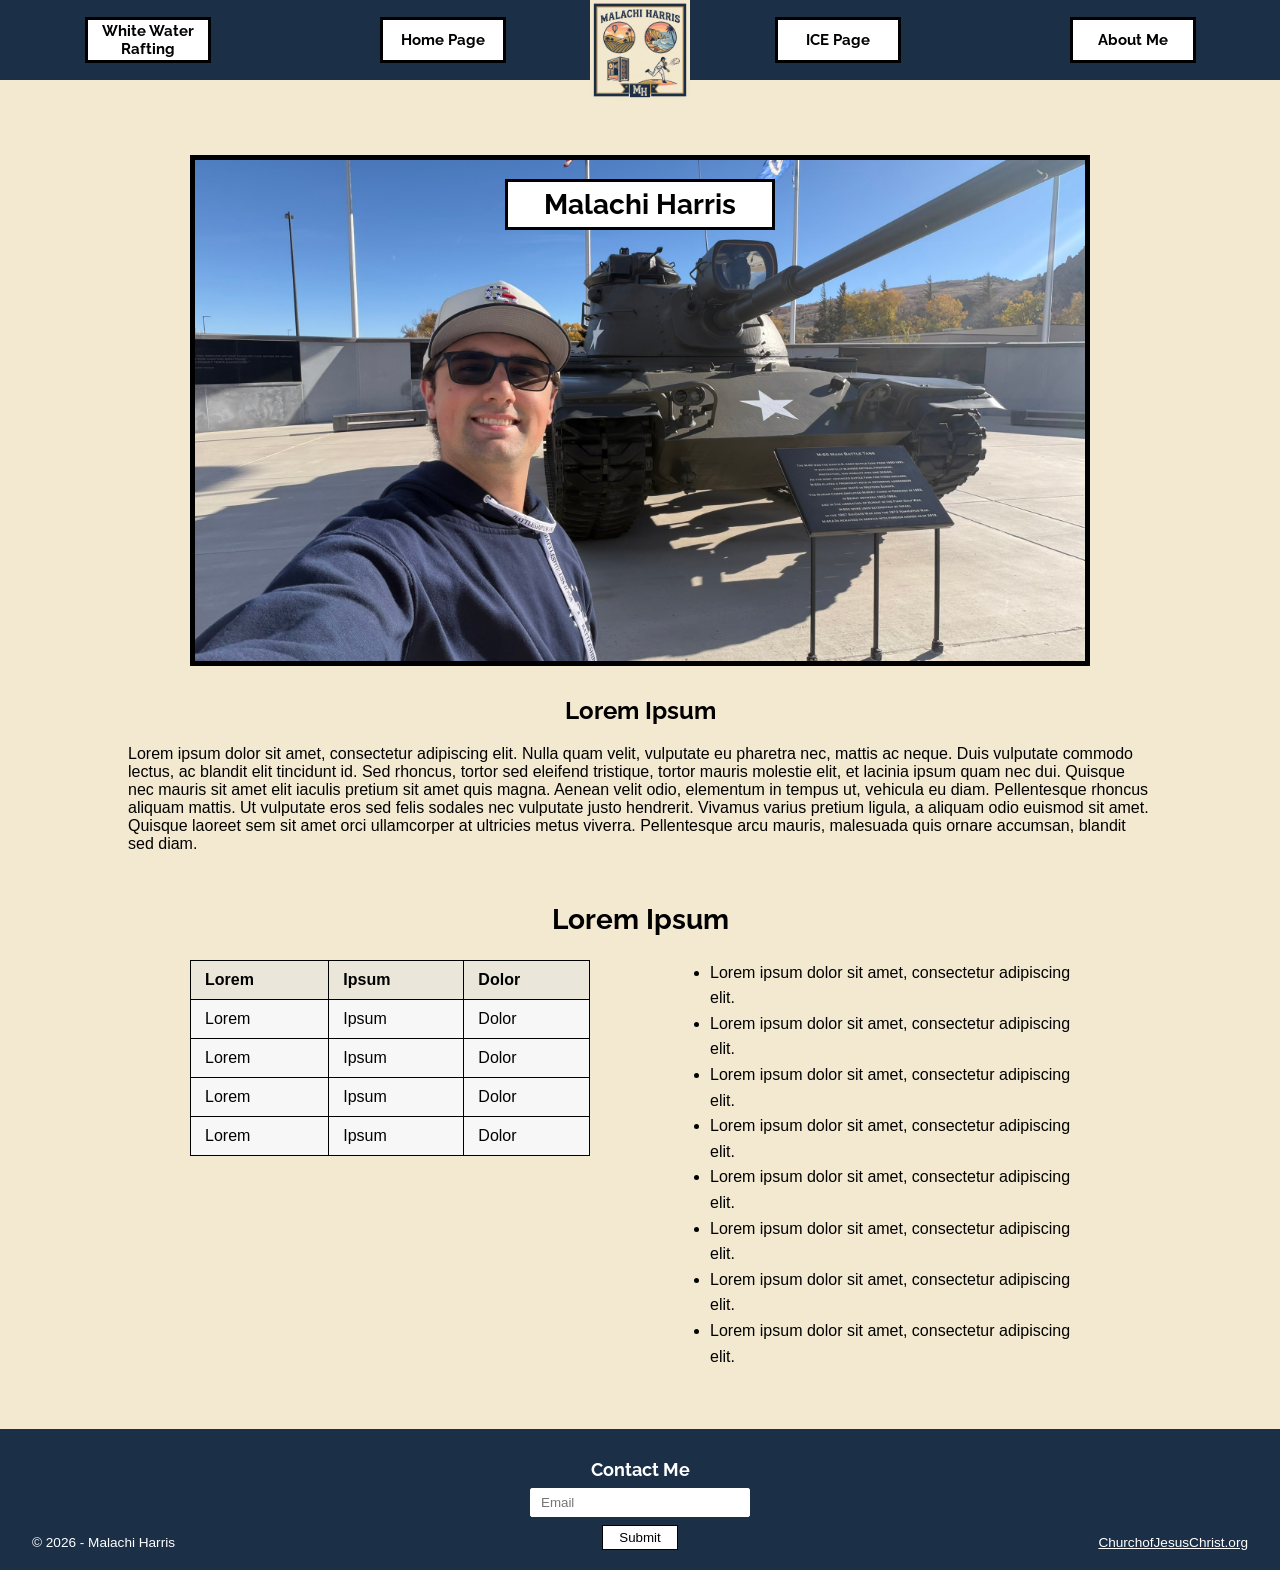
<file: index.html>
<!DOCTYPE html>
<html lang="en">
<head>
    <meta charset="UTF-8">
    <meta name="viewport" content="width=device-width, initial-scale=1.0">
    <title>Portal Page</title>
    <link rel="preconnect" href="https://fonts.googleapis.com">
    <link rel="preconnect" href="https://fonts.gstatic.com" crossorigin>
    <link href="https://fonts.googleapis.com/css2?family=Raleway:wght@400;600;700;800&display=swap" rel="stylesheet">
    <link rel="stylesheet" href="styles/style.css">
</head>

<body>
    <!-- Header -->
    <div id="header">
        <header>
            <nav>
                <ul>
                    <li><a href="wwr/index.html">White Water Rafting</a></li>
                    <li><a href="#">Home Page</a></li>
                    <li><img src="images/Gemini_Generated_Image_qe16h5qe16h5qe16.jpg" alt="Portal Logo"></li>
                    <li><a href="ice.html">ICE Page</a></li>
                    <li><a href="#">About Me</a></li>
                </ul>
            </nav>
        </header>
    </div>

    <!-- Main Body -->
    <main>
        <div id="hero">
            <img src="images/tank_hero.JPEG" alt="Hero Image">
            <h1>Malachi Harris</h1>
        </div>
        <div id="middle-text">
            <h2>Lorem Ipsum</h2>
            <p>Lorem ipsum dolor sit amet, consectetur adipiscing elit. 
                Nulla quam velit, vulputate eu pharetra nec, mattis ac neque. 
                Duis vulputate commodo lectus, ac blandit elit tincidunt id. 
                Sed rhoncus, tortor sed eleifend tristique, tortor mauris molestie elit, et lacinia ipsum quam nec dui. 
                Quisque nec mauris sit amet elit iaculis pretium sit amet quis magna. 
                Aenean velit odio, elementum in tempus ut, vehicula eu diam. 
                Pellentesque rhoncus aliquam mattis. Ut vulputate eros sed felis sodales nec vulputate justo hendrerit. 
                Vivamus varius pretium ligula, a aliquam odio euismod sit amet. 
                Quisque laoreet sem sit amet orci ullamcorper at ultricies metus viverra. 
                Pellentesque arcu mauris, malesuada quis ornare accumsan, blandit sed diam.</p>
        </div>
        <div id="bottom">
            <h2>Lorem Ipsum</h2>
            <div id="bottom-content">
                <table>
                    <thead>
                        <tr>
                            <th>Lorem</th>
                            <th>Ipsum</th>
                            <th>Dolor</th>
                        </tr>
                    </thead>
                    <tbody>
                        <tr>
                            <td>Lorem</td>
                            <td>Ipsum</td>
                            <td>Dolor</td>
                        </tr>
                        <tr>
                            <td>Lorem</td>
                            <td>Ipsum</td>
                            <td>Dolor</td>
                        </tr>
                        <tr>
                            <td>Lorem</td>
                            <td>Ipsum</td>
                            <td>Dolor</td>
                        </tr>
                        <tr>
                            <td>Lorem</td>
                            <td>Ipsum</td>
                            <td>Dolor</td>
                        </tr>
                    </tbody>
                </table>
                <ul>
                    <li>Lorem ipsum dolor sit amet, consectetur adipiscing elit.</li>
                    <li>Lorem ipsum dolor sit amet, consectetur adipiscing elit.</li>
                    <li>Lorem ipsum dolor sit amet, consectetur adipiscing elit.</li>
                    <li>Lorem ipsum dolor sit amet, consectetur adipiscing elit.</li>
                    <li>Lorem ipsum dolor sit amet, consectetur adipiscing elit.</li>
                    <li>Lorem ipsum dolor sit amet, consectetur adipiscing elit.</li>
                    <li>Lorem ipsum dolor sit amet, consectetur adipiscing elit.</li>
                    <li>Lorem ipsum dolor sit amet, consectetur adipiscing elit.</li>
                </ul>
            </div>
        </div>
    </main>

    <!-- Footer -->
     <div id="footer">
        <footer>
            <p>&copy; 2026 - Malachi Harris</p>
            <form>
                <label for="contact-me">Contact Me</label>
                <input type="email" id="contact-me" name="contact-me" placeholder="Email">
                <button type="submit">Submit</button>
            </form>
            <p><a href="https://churchofjesuschrist.org" target = "_blank">ChurchofJesusChrist.org</a></p>
        </footer>
     </div>
</body>
</html>
</file>
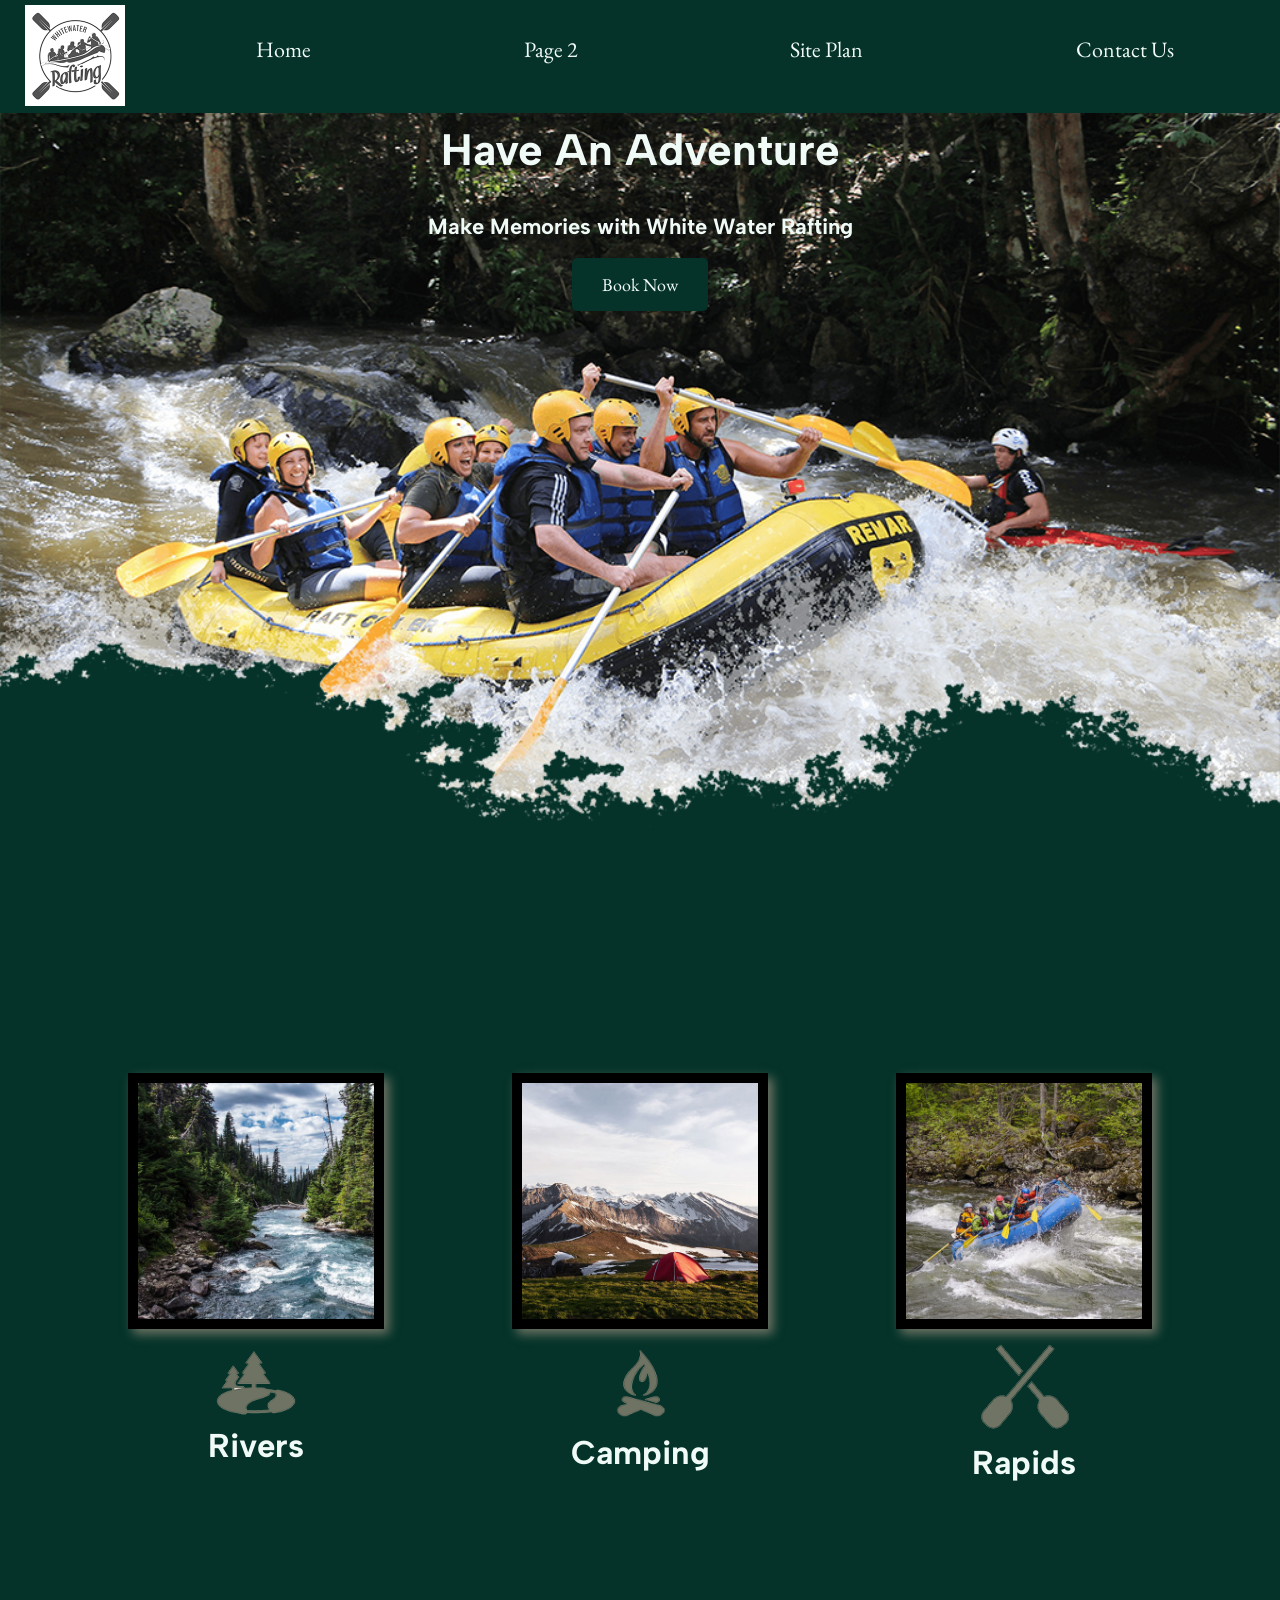
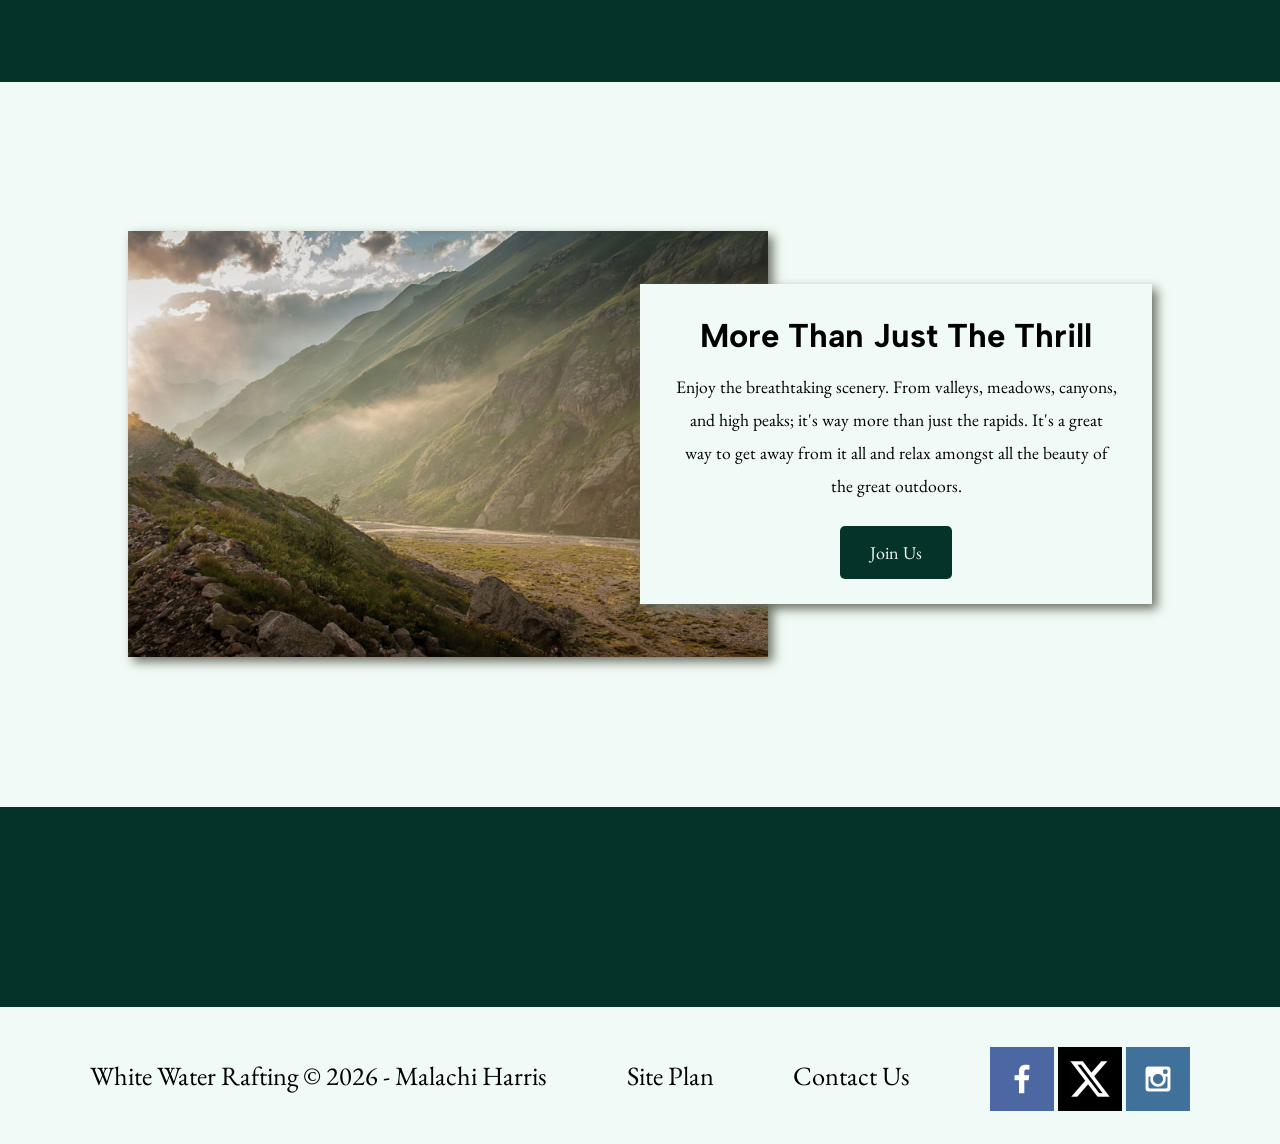
<file: wwr/index.html>
<!DOCTYPE html>
<html lang="en">
<head>
    <meta charset="UTF-8">
    <meta name="viewport" content="width=device-width, initial-scale=1.0">
    <title>Whitewater Rafting | Home</title>
    <link rel="stylesheet" href="styles/style.css">
</head>
<body>
    <div id="content">
        <header>
            <a id="logo_link" href="index.html">
                <img class="logo" src="images/Whitewater-Rafting.png" alt="Whitewater Rafting Logo">
            </a>
            <nav>
                <a href="index.html">Home</a>
                <a href="#">Page 2</a>
                <a href="site-plan-rafting.html">Site Plan</a>
                <a href="contactus.html">Contact Us</a>
            </nav>
        </header>
        <div id="hero">
            <div id="hero-box">
                <img id="hero-img" src="images/hero.png" alt="People enjoying white water rafting">
            </div>
            <section id="hero-msg">
                <h1 class="home-title">Have An Adventure</h1>
                <h4>Make Memories with White Water Rafting </h4>
                <div class='button-box'>
                    <a class='book' href="contactus.html">Book Now</a>
                </div>
            </section>
        </div>
        <main class="home-grid">
            <section class="rivers-card">
                <img class="card-img" src="images/rivers.jpg" alt="river in forest">
                <img class="icon" src="images/river_icon.png" alt="river icon">
                <h2>Rivers</h2>
            </section>
            <section class="camping-card">
                <img class="card-img" src="images/camping.jpg" alt="tent in mountains">
                <img class="icon" src="images/fire_icon.png" alt="fire icon">
                <h2>Camping</h2>
            </section>
            <section class="rapids-card">
                <img class="card-img" src="images/rapids.jpg" alt="rafting boat">
                <img class="'icon" src="images/oars.png" alt="oars icon">
                <h2>Rapids</h2>
            </section>
            <div id="background"></div>
            <img class="mountains" src="images/mountains.jpg" alt="Misty mountains">
            <section class="msg">
                <h2>More Than Just The Thrill</h2>
                <p>Enjoy the breathtaking scenery. From valleys, meadows, canyons, and high peaks; it's way more than just the rapids.
                It's a great way to get away from it all and relax amongst all the beauty of the great outdoors. </p>
                <a class='join' href="rivers.html">Join Us</a>
            </section>
        </main>
        <footer>
            <p>White Water Rafting &copy; 2026 - Malachi Harris</p>
            <p><a href="site-plan-rafting.html">Site Plan</a></p>
            <p><a href="contactus.html">Contact Us</a></p>
            <div class="social">
                <a href="https://facebook.com" target = "_blank">
                    <img src="images/facebook.png" alt="fb icon">
                </a>
                <a href="https://x.com" target = "_blank">
                    <img src="images/x.png" alt="x icon">
                </a>
                <a href="https://instagram.com" target = "_blank">
                    <img src="images/instagram.png" alt="instagram icon">
                </a>
            </div>
        </footer>
    </div>
</body>
</html>
</file>
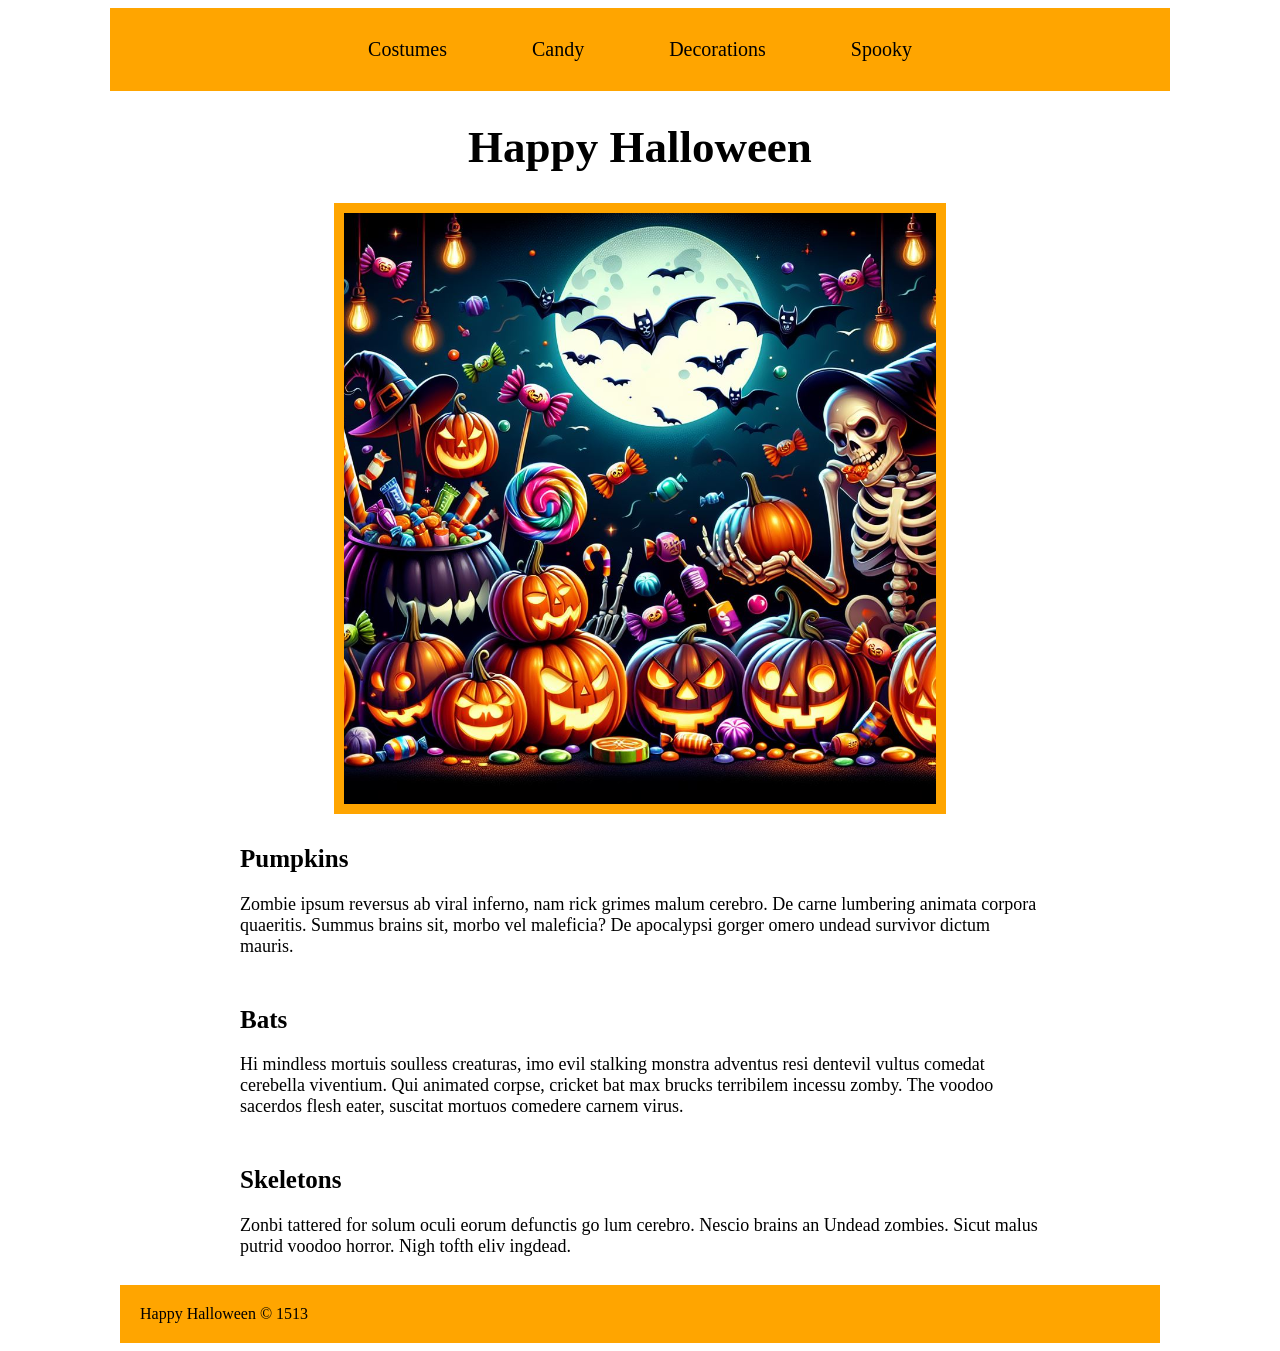
<file: ice/halloween/index.html>
<!-- For this activity you are not allowed to change
 the HTML code, only the CSS -->

<!DOCTYPE html>
<html lang="en">

<head>
    <meta charset="UTF-8">
    <meta name="viewport" content="width=device-width, initial-scale=1.0">
    <title>Document</title>
    <link rel="stylesheet" href="styles/styles.css">
</head>

<body>
    <div id="wrapper">
        <header>
            <nav>
                <ul>
                    <li>Costumes</li>
                    <li>Candy</li>
                    <li>Decorations</li>
                    <li>Spooky</li>
                </ul>
            </nav>
        </header>
        <main>
            <h1>Happy Halloween</h1>
            <img src="images/halloween.png">
            <section>
                <h2>Pumpkins</h2>
                <p>Zombie ipsum reversus ab viral inferno, nam rick grimes
                    malum cerebro. De carne lumbering animata corpora quaeritis.
                    Summus brains sit​​, morbo vel maleficia? De apocalypsi gorger
                    omero undead survivor dictum mauris. </p>
            </section>
            <section>
                <h2>Bats</h2>
                <p>Hi mindless mortuis soulless
                    creaturas, imo evil stalking monstra adventus resi dentevil vultus
                    comedat cerebella viventium. Qui animated corpse, cricket bat max
                    brucks terribilem incessu zomby. The voodoo sacerdos flesh eater,
                    suscitat mortuos comedere carnem virus.</p>
            </section>
            <section>
                <h2>Skeletons</h2>
                <p>Zonbi tattered for solum oculi
                    eorum defunctis go lum cerebro. Nescio brains an Undead zombies. Sicut
                    malus putrid voodoo horror. Nigh tofth eliv ingdead.</p>
            </section>
        </main>
        <footer>
            Happy Halloween &copy; 1513
        </footer>
    </div>
</body>

</html>
</file>
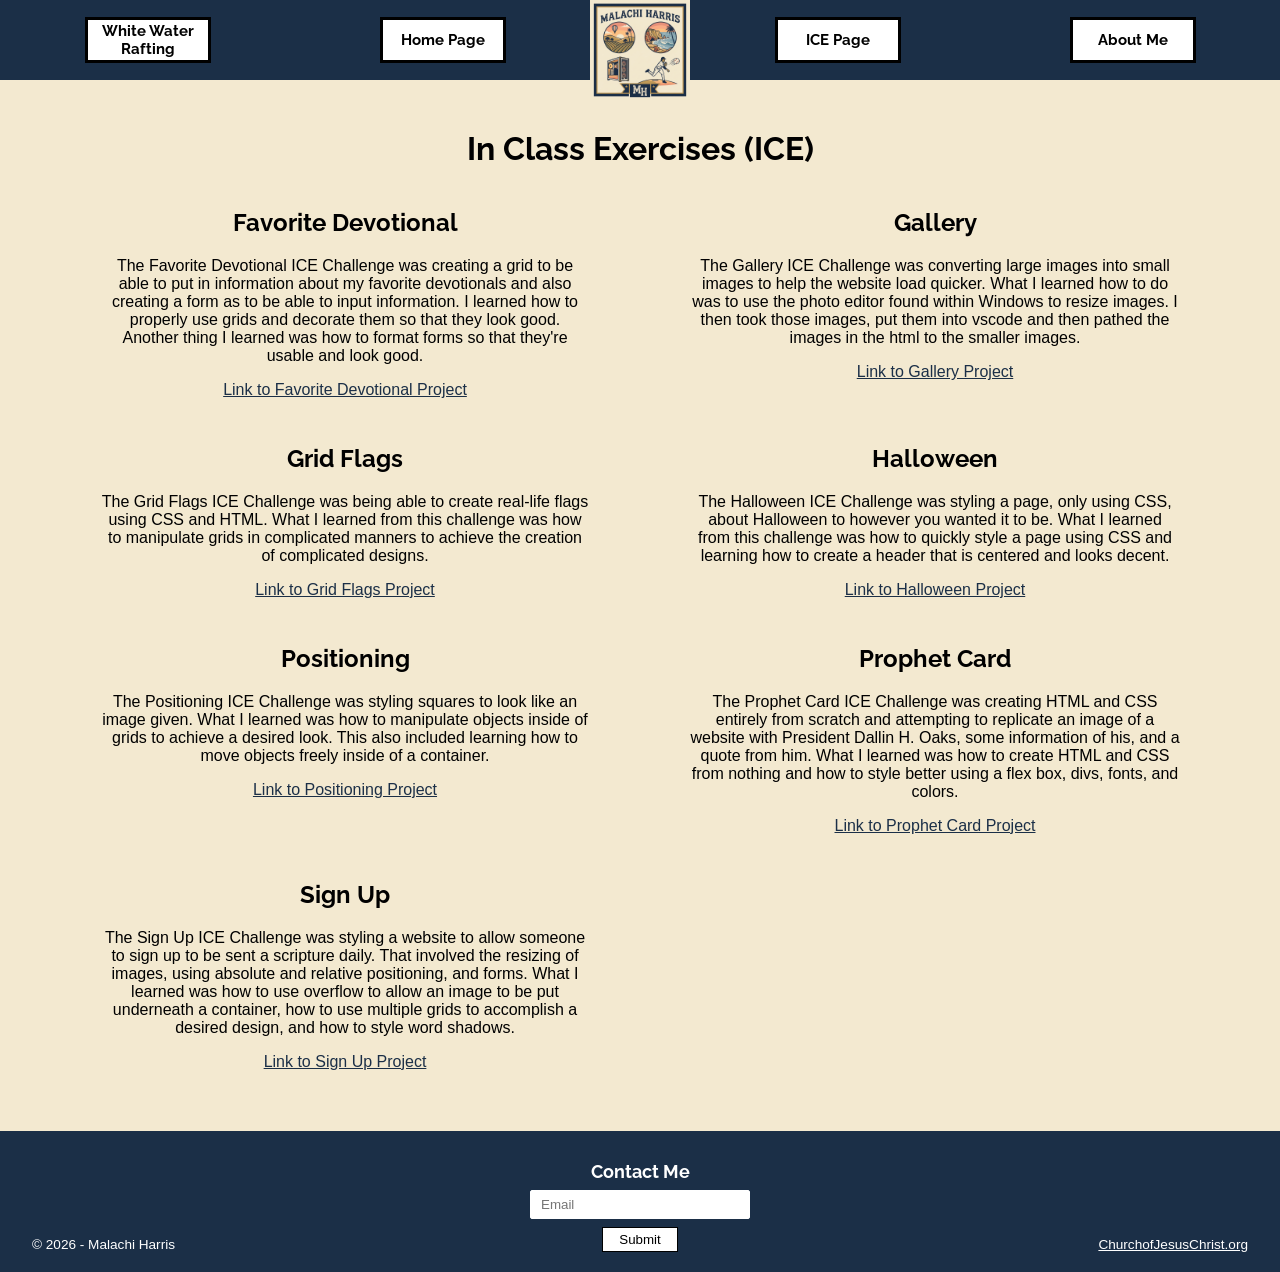
<file: ice.html>
<!DOCTYPE html>
<html lang="en">
<head>
    <meta charset="UTF-8">
    <meta name="viewport" content="width=device-width, initial-scale=1.0">
    <title>Portal Page</title>
    <link rel="preconnect" href="https://fonts.googleapis.com">
    <link rel="preconnect" href="https://fonts.gstatic.com" crossorigin>
    <link href="https://fonts.googleapis.com/css2?family=Raleway:wght@400;600;700;800&display=swap" rel="stylesheet">
    <link rel="stylesheet" href="styles/style.css">
</head>

<body>
    <!-- Header -->
    <div id="header">
        <header>
            <nav>
                <ul>
                    <li><a href="wwr/index.html">White Water Rafting</a></li>
                    <li><a href="index.html">Home Page</a></li>
                    <li><img src="images/Gemini_Generated_Image_qe16h5qe16h5qe16.jpg" alt="Portal Logo"></li>
                    <li><a href="ice.html">ICE Page</a></li>
                    <li><a href="#">About Me</a></li>
                </ul>
            </nav>
        </header>
    </div>

    <!-- Main Body -->
    <main>
        <h1 id="ice-h1">In Class Exercises (ICE)</h1>
        <div class="ice-body">
            <div id="devo">
                <h2>Favorite Devotional</h2>
                <p>The Favorite Devotional ICE Challenge was creating a grid to be able to put in information about my favorite devotionals and also creating a form as to be able to input information. I learned how to properly use grids and decorate them so that they look good. Another thing I learned was how to format forms so that they're usable and look good.</p>
                <a href="ice/favorite_devo/favdevo.html">Link to Favorite Devotional Project</a>
            </div>
            <div id="gallery">
                <h2>Gallery</h2>
                <p>The Gallery ICE Challenge was converting large images into small images to help the website load quicker. What I learned how to do was to use the photo editor found within Windows to resize images. I then took those images, put them into vscode and then pathed the images in the html to the smaller images.</p>
                <a href="ice/gallery/gallery.html">Link to Gallery Project</a>
            </div>
            <div id="flags">
                <h2>Grid Flags</h2>
                <p>The Grid Flags ICE Challenge was being able to create real-life flags using CSS and HTML. What I learned from this challenge was how to manipulate grids in complicated manners to achieve the creation of complicated designs.</p>
                <a href="ice/grid_flags/flags.html">Link to Grid Flags Project</a>
            </div>
            <div id="halloween">
                <h2>Halloween</h2>
                <p>The Halloween ICE Challenge was styling a page, only using CSS, about Halloween to however you wanted it to be. What I learned from this challenge was how to quickly style a page using CSS and learning how to create a header that is centered and looks decent.</p>
                <a href="ice/halloween/index.html">Link to Halloween Project</a>
            </div>
            <div id="positioning">
                <h2>Positioning</h2>
                <p>The Positioning ICE Challenge was styling squares to look like an image given. What I learned was how to manipulate objects inside of grids to achieve a desired look. This also included learning how to move objects freely inside of a container.</p>
                <a href="ice/positioning/positioning.html">Link to Positioning Project</a>
            </div>
            <div id="prophet">
                <h2>Prophet Card</h2>
                <p>The Prophet Card ICE Challenge was creating HTML and CSS entirely from scratch and attempting to replicate an image of a website with President Dallin H. Oaks, some information of his, and a quote from him. What I learned was how to create HTML and CSS from nothing and how to style better using a flex box, divs, fonts, and colors.</p>
                <a href="ice/prophet_card/prophet_card.html">Link to Prophet Card Project</a>
            </div>
            <div id="signup">
                <h2>Sign Up</h2>
                <p>The Sign Up ICE Challenge was styling a website to allow someone to sign up to be sent a scripture daily. That involved the resizing of images, using absolute and relative positioning, and forms. What I learned was how to use overflow to allow an image to be put underneath a container, how to use multiple grids to accomplish a desired design, and how to style word shadows.</p>
                <a href="ice/signup/signup.html">Link to Sign Up Project</a>
            </div>
        </div>
    </main>

    <!-- Footer -->
     <div id="footer">
        <footer>
            <p>&copy; 2026 - Malachi Harris</p>
            <form>
                <label for="contact-me">Contact Me</label>
                <input type="email" id="contact-me" name="contact-me" placeholder="Email">
                <button type="submit">Submit</button>
            </form>
            <p><a href="https://churchofjesuschrist.org" target = "_blank">ChurchofJesusChrist.org</a></p>
        </footer>
     </div>
</body>
</html>
</file>
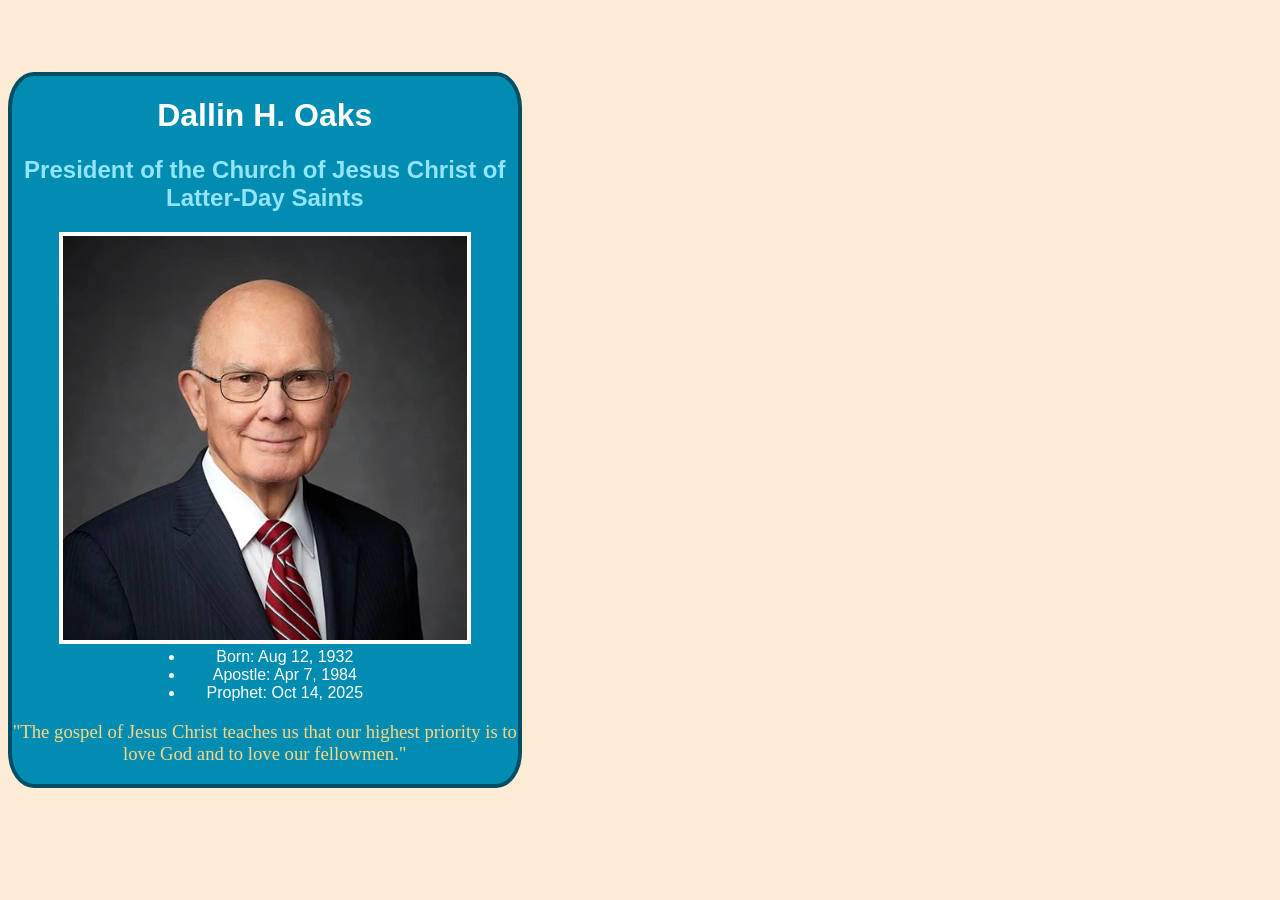
<file: ice/prophet_card.html>
<!DOCTYPE html>
<html lang="en">
<head>
    <meta charset="UTF-8">
    <meta name="viewport" content="width=device-width, initial-scale=1.0">
    <title>Oaks</title>
    <link href="prophet_card.css" rel="stylesheet"/>
</head>
<body>
    <div id="content">
        <h1>Dallin H. Oaks</h1>
        <h2><a href="https://www.churchofjesuschrist.org" target="_blank">President of the Church of Jesus Christ of Latter-Day Saints</a></h2>
        <img src="dallin_oaks.jpg" alt="President Oaks">
        <ul>
            <li>Born: Aug 12, 1932</li>
            <li>Apostle: Apr 7, 1984</li>
            <li>Prophet: Oct 14, 2025</li>
        </ul>
        <h3>"The gospel of Jesus Christ teaches us that our highest priority is to love God and to love our fellowmen."</h3>
    </div>
</body>
</html>
</file>
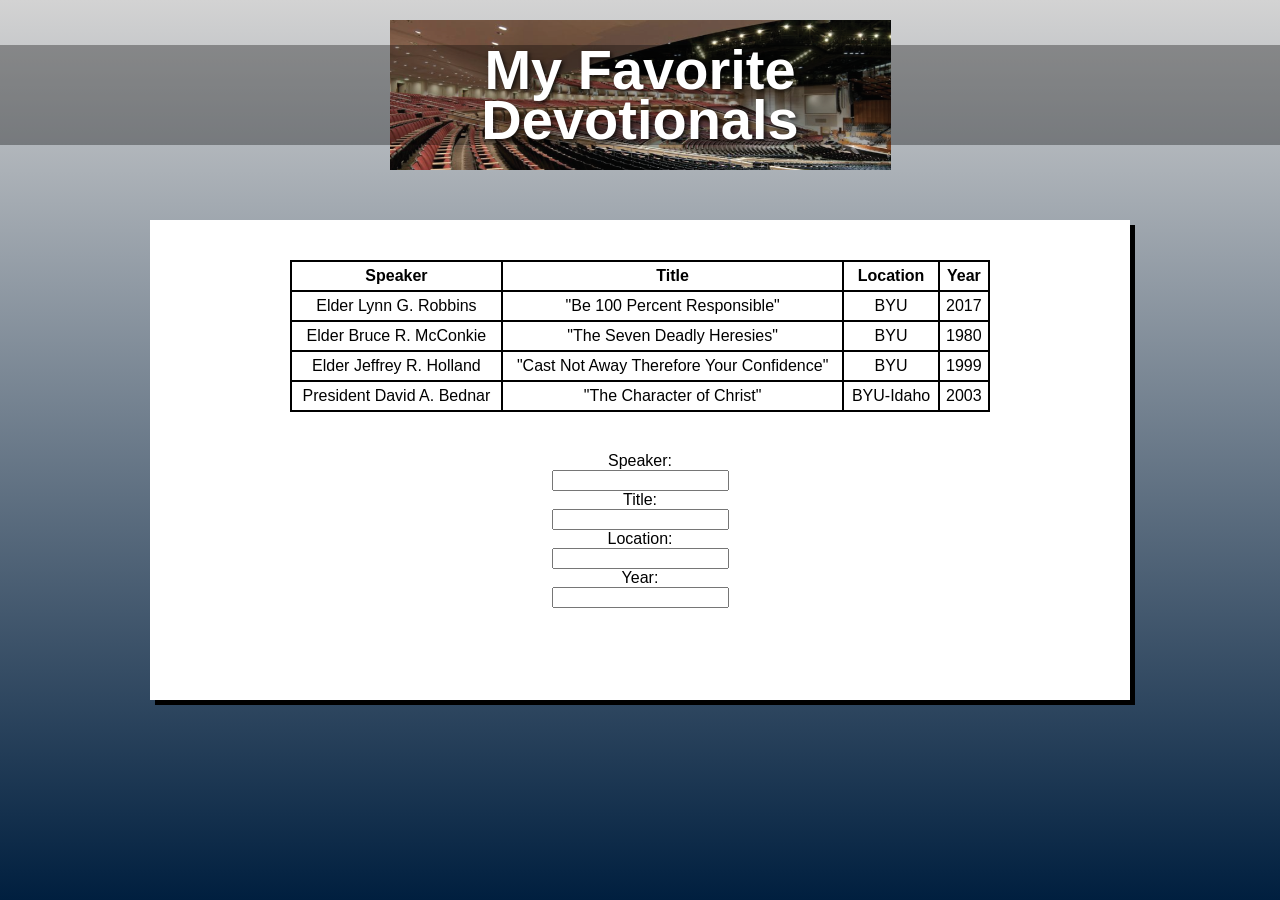
<file: ice/favorite_devo/favdevo.html>
<!DOCTYPE html>
<html lang="en">
<head>
  <meta charset="UTF-8" />
  <meta name="viewport" content="width=device-width, initial-scale=1.0"/>
  <title>My Favorite Devotionals</title>
  <link rel="stylesheet" href="styles/styles.css" />
</head>
<body>
  <div class="container">
    <header class="header">
      <div class="header-image">
        <h1>My Favorite<br>Devotionals</h1>
      </div>
    </header>
    <main>
      <div class="content-box">
        <!-- Add your devotional content here -->
         <table>
          <tr>
            <th>Speaker</th>
            <th>Title</th>
            <th>Location</th>
            <th>Year</th>
          </tr>
          <tr>
            <td>Elder Lynn G. Robbins</td>
            <td>"Be 100 Percent Responsible"</td>
            <td>BYU</td>
            <td>2017</td>
          </tr>
          <tr>
            <td>Elder Bruce R. McConkie</td>
            <td>"The Seven Deadly Heresies"</td>
            <td>BYU</td>
            <td>1980</td>
          </tr>
          <tr>
            <td>Elder Jeffrey R. Holland</td>
            <td>"Cast Not Away Therefore Your Confidence"</td>
            <td>BYU</td>
            <td>1999</td>
          </tr>
          <tr>
            <td>President David A. Bednar</td>
            <td>"The Character of Christ"</td>
            <td>BYU-Idaho</td>
            <td>2003</td>
          </tr>
         </table>
         <form>
          <label for="speaker">Speaker:</label><br>
          <input type="text" id="speaker" name="speaker"><br>
          <label for="title">Title:</label><br>
          <input type="text" id="title" name="title"><br>
          <label for="location">Location:</label><br>
          <input type="text" id="location" name="location"><br>
          <label for="year">Year:</label><br>
          <input type="text" id="year" name="year"><br>
         </form>
      </div>
    </main>
  </div>
</body>
</html>
</file>
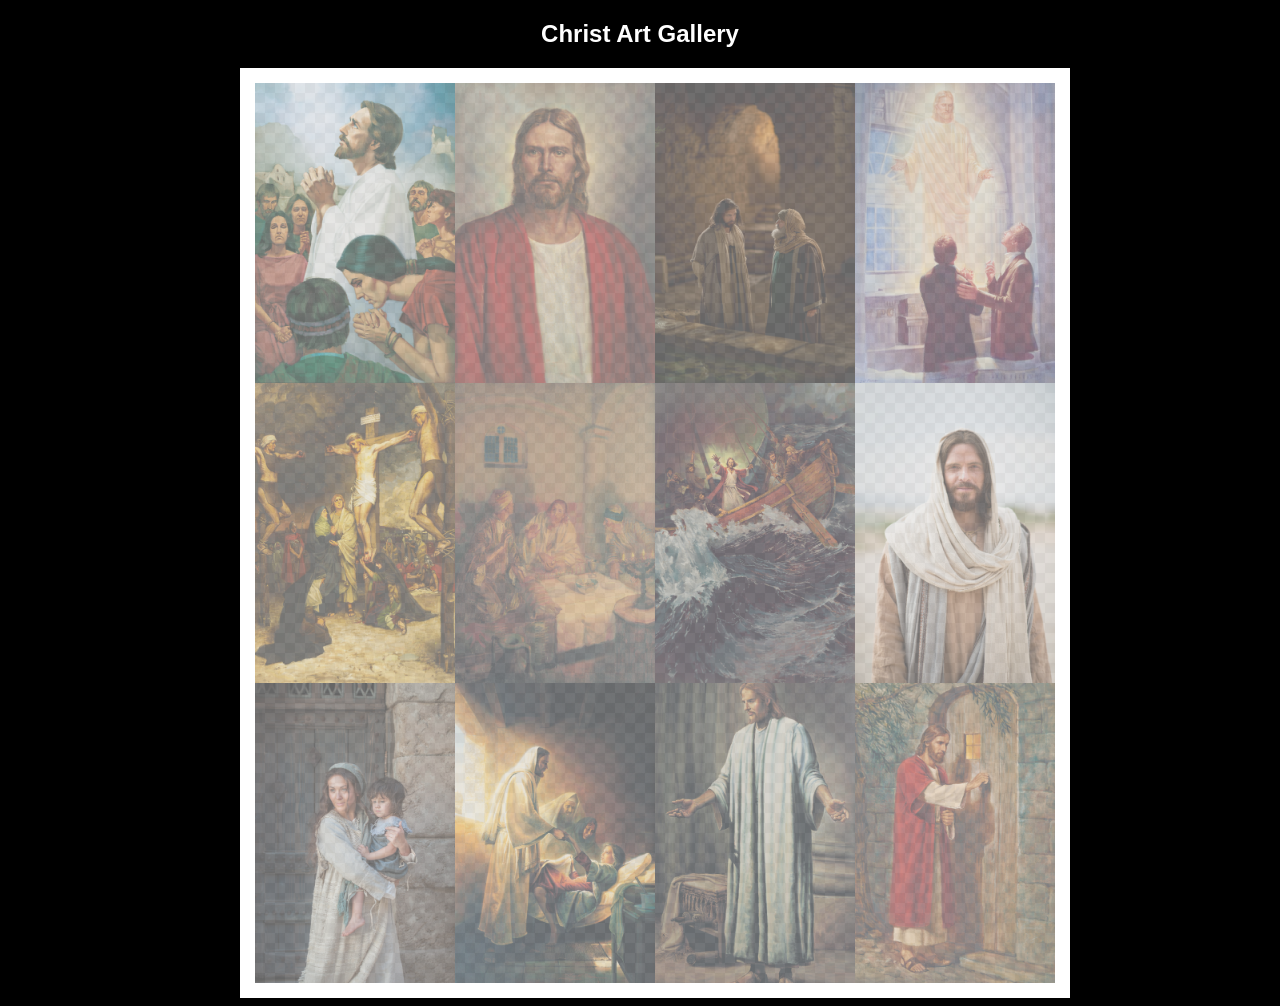
<file: ice/gallery/gallery.html>
<!DOCTYPE html>
<html lang="en">
<head>
    <meta charset="UTF-8">
    <meta name="viewport" content="width=device-width, initial-scale=1.0">
    <title>Images of Christ</title>
    <style>
        body {
            background: black;
        }
        #wrapper{
            width: 800px;
            margin: 0 auto;
        }
        nav {
            color: white;
            text-align: center;
            font-family: Haettenschweiler, 'Arial Narrow Bold', sans-serif;
        }
        #gallery{
            display: grid;
            grid-template-columns: 200px 200px 200px 200px;
            border: 15px solid rgb(255, 255, 255);
            width: 100%;
            background-color: #ddd;
            background-image:
                linear-gradient(45deg, #ccc 26%, transparent 26%), 
                linear-gradient(135deg, #ccc 26%, transparent 26%),
                linear-gradient(45deg, transparent 75%, #ccc 75%),
                linear-gradient(135deg, transparent 75%, #ccc 75%);
            background-size: 20px 20px; /* Must be a square */
            background-position: 0 0, 10px 0, 10px -10px, 0px 10px; 
            
        }
        #gallery a {
            cursor: url('images/christus.png'), pointer;
        }
        #gallery img {
            width: 200px;
            height: 300px;
            opacity:50%;
            display:block;
        }
        #gallery img:hover{
            opacity: 100%;
        }
    </style>
</head>
<body>
    <div id="wrapper">
        <nav>
            <h1>Christ Art Gallery</h1>
        </nav>
        <main>
            <div id="gallery">
                <a href="images/small/img1.png"><img src="images/small/img1.png" alt="huge file size" ></a>
                <a href="images/small/img1.png"><img src="images/small/img2.png" alt="huge file size" ></a>
                <a href="images/small/img1.png"><img src="images/small/img3.png" alt="huge file size" ></a>
                <a href="images/small/img1.png"><img src="images/small/img4.png" alt="huge file size" ></a>
                <a href="images/small/img1.png"><img src="images/small/img5.png" alt="huge file size" ></a>
                <a href="images/small/img1.png"><img src="images/small/img6.png" alt="huge file size" ></a>
                <a href="images/small/img1.png"><img src="images/small/img7.png" alt="huge file size" ></a>
                <a href="images/small/img1.png"><img src="images/small/img8.png" alt="huge file size" ></a>
                <a href="images/small/img1.png"><img src="images/small/img9.png" alt="huge file size" ></a>
                <a href="images/small/img1.png"><img src="images/small/img10.png" alt="huge file size" ></a>
                <a href="images/small/img1.png"><img src="images/small/img11.png" alt="huge file size" ></a>
                <a href="images/small/img1.png"><img src="images/small/img12.png" alt="huge file size" ></a>
            </div>
        </main>
    </div>
</body>
</html>
</file>
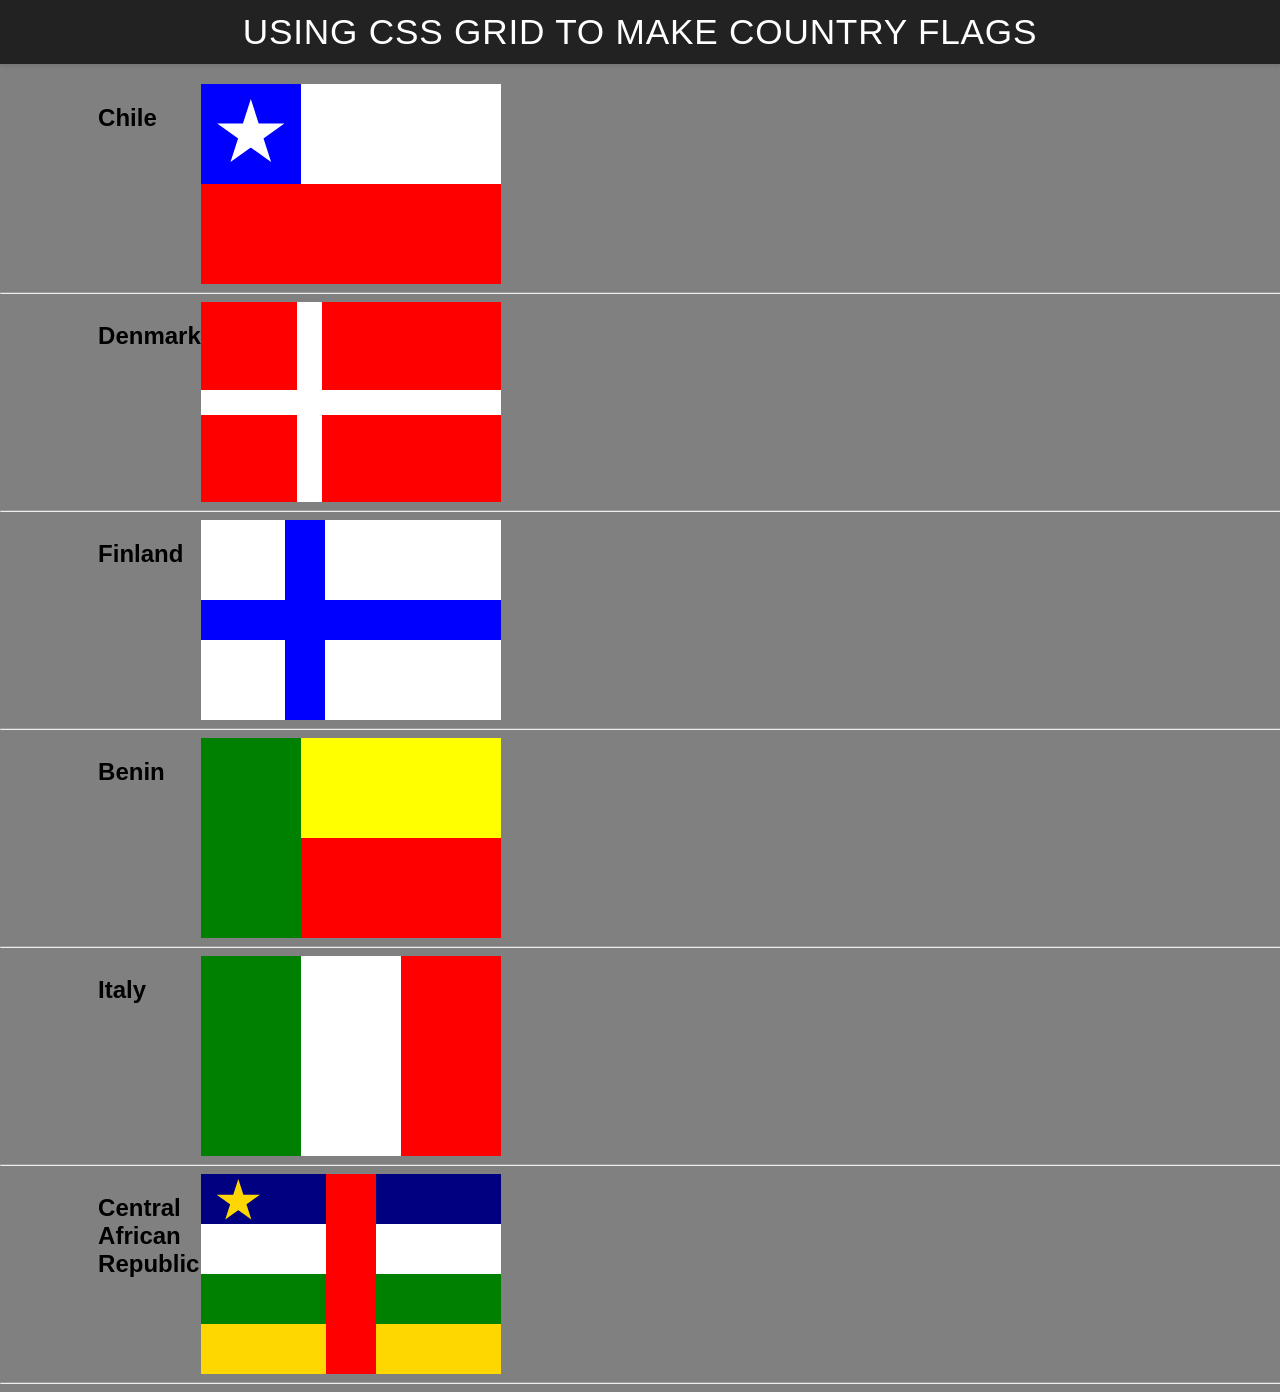
<file: ice/grid_flags/flags.html>
<!DOCTYPE html>
<html lang="en">

<head>
    <meta charset="UTF-8">
    <meta name="viewport" content="width=device-width, initial-scale=1.0">
    <title>Flag</title>
    <style>
        body {
            margin: 0;
            font-family: 'Helvetica Neue', sans-serif;
            background-color: gray;
        }

        header {
            background-color: #222;
            color: #fff;
            padding: 0.75rem 1.5rem;
            display: flex;
            align-items: center;
            justify-content: center;
            font-size: 1.1rem;
            letter-spacing: 0.05rem;
            text-transform: uppercase;
            box-shadow: 0 2px 4px rgba(0, 0, 0, 0.1);
        }

        header h1 {
            margin: 0;
            font-weight: 400;
        }
        main {
            display: grid;
            grid-template-columns: .1fr .1fr 1fr .1fr;
            margin-top: 20px;
        }
        hr {
            width: 100%;
            grid-column: 1 / 5;
        }
        h2 {
            grid-column: 2/3;
        }

        #blue {
            background: blue;
            grid-column: 1 / 2;
            display: grid;
            align-items: center;
            justify-items: center;
        }

        #white {
            background: white;
            grid-column: 2 / 4;
        }

        #red {
            background: red;
            grid-column: 1 / 4;
        }

        #chile {
            display: grid;
            grid-template-columns: 1fr 1fr 1fr;
            grid-template-rows: 1fr 1fr;
            height: 200px;
            width: 300px;
        }

        .star {
            width: 70px;
            aspect-ratio: 1;
            background: white;
            clip-path: polygon(50% 0, 79% 90%, 2% 35%, 98% 35%, 21% 90%);
        }

        #denmark{
            display: grid;
            grid-template-columns: 1.25fr 1fr 1fr;
            grid-template-rows: 1fr 1fr;
            background: white;
            height: 200px;
            width: 300px;
            gap: 25px;
        }

        #dred1{
            width: 100%;
            grid-column: 1/1;
            background: red;
        }

        #dred2{
            width: 100%;
            grid-column: 2/4;
            background: red;
        }

        #dred3{
            width: 100%;
            grid-column: 1/1;
            background: red;
        }

        #dred4{
            width: 100%;
            grid-column: 2/4;
            background: red;
        }

        #finland{
            display: grid;
            grid-template-columns: 1.25fr 1fr 1fr;
            grid-template-rows: 1fr 1fr;
            background: blue;
            height: 200px;
            width: 300px;
            gap: 40px;
        }

        #fwhite1{
            width: 100%;
            grid-column: 1/1;
            background: white;
        }

        #fwhite2{
            width: 100%;
            grid-column: 2/4;
            background: white;
        }

        #fwhite3{
            width: 100%;
            grid-column: 1/1;
            background: white;
        }

        #fwhite4{
            width: 100%;
            grid-column: 2/4;
            background: white;
        }

        #benin{
            display: grid;
            height: 200px;
            width: 300px;
            grid-template-columns: 1fr 1fr 1fr;
            grid-template-rows: 1fr 1fr;
        }

        #bgreen{
            background: green;
            grid-row: 1/3;
            grid-column: 1/1;
        }

        #byellow{
            background: yellow;
            grid-column: 2/4;
            grid-row: 1/1;
        }

        #bred{
            background: red;
            grid-row: 2/3;
            grid-column: 2/4
        }

        #italy{
            display: grid;
            height: 200px;
            width: 300px;
            grid-template-columns: 1fr 1fr 1fr;
            grid-template-rows: 1fr 1fr;
        }

        #igreen{
            background: green;
            grid-row: 1/3;
        }

        #iwhite{
            background: white;
            grid-row: 1/3;
        }

        #ired{
            background: red;
            grid-row: 1/3;
        }

        #car{
            display: grid;
            height: 200px;
            width: 300px;
            grid-template-columns: 1fr 1fr 50px 1fr 1fr;
            grid-template-rows: 1fr 1fr 1fr 1fr;
            background: red;
            position: relative;
        }

        .cstar {
            width: 45px;
            aspect-ratio: 1;
            background: gold;
            clip-path: polygon(50% 0, 79% 90%, 2% 35%, 98% 35%, 21% 90%);
            position: absolute;
            top: 5px;
            left: 15px;
            z-index: 10;
        }

        #cnavyblue{
            background: navy;
            grid-column: 1/3;
            grid-row: 1/2;
        }

        #cnavyblue2{
            background: navy;
            grid-column: 4/6;
            grid-row: 1/2;
        }

        #cwhite{
            background: white;
            grid-column: 1/3;
            grid-row: 2/3;
        }

        #cwhite2{
            background: white;
            grid-column: 4/6;
            grid-row: 2/3;
        }

        #cgreen{
            background: green;
            grid-column: 1/3;
            grid-row: 3/4;
        }

        #cgreen2{
            background: green;
            grid-column: 4/6;
            grid-row: 3/4;
        }

        #cgold{
            background: gold;
            grid-column: 1/3;
            grid-row: 4/5;
        }

        #cgold2{
            background: gold;
            grid-column: 4/6;
            grid-row: 4/5;
        }

    </style>
</head>

<body>
    <header>
        <h1>Using CSS Grid to make Country Flags</h1>
    </header>
    <main>
        <h2>Chile</h2>
        <div id="chile">
            <div id="blue">
                <div class="star"></div>
            </div>
            <div id="white"></div>
            <div id="red"></div>
        </div>
        <hr>

        <h2>Denmark</h2>
        <div id="denmark">
            <div id="dred1"></div>
            <div id="dred2"></div>
            <div id="dred3"></div>
            <div id="dred4"></div>
        </div>
        <hr>

        <h2>Finland</h2>
        <div id="finland">
            <div id="fwhite1"></div>
            <div id="fwhite2"></div>
            <div id="fwhite3"></div>
            <div id="fwhite4"></div>
        </div>
        <hr>

        <h2>Benin</h2>
        <div id="benin">
            <div id="bgreen"></div>
            <div id="byellow"></div>
            <div id="bred"></div>
        </div>
        <hr>

        <h2>Italy</h2>
        <div id="italy">
            <div id="igreen"></div>
            <div id="iwhite"></div>
            <div id="ired"></div>
        </div>
        <hr>

        <h2>Central African Republic</h2>
        <div id="car">
            <div id="cgoldstar">
                <div class="cstar"></div>
            </div>
            <div id="cnavyblue"></div>
            <div id="cnavyblue2"></div>
            <div id="cwhite"></div>
            <div id="cwhite2"></div>
            <div id="cgreen"></div>
            <div id="cgreen2"></div>
            <div id="cgold"></div>
            <div id="cgold2"></div>
        </div>
        <hr>
    </main>
</body>

</html>
</file>
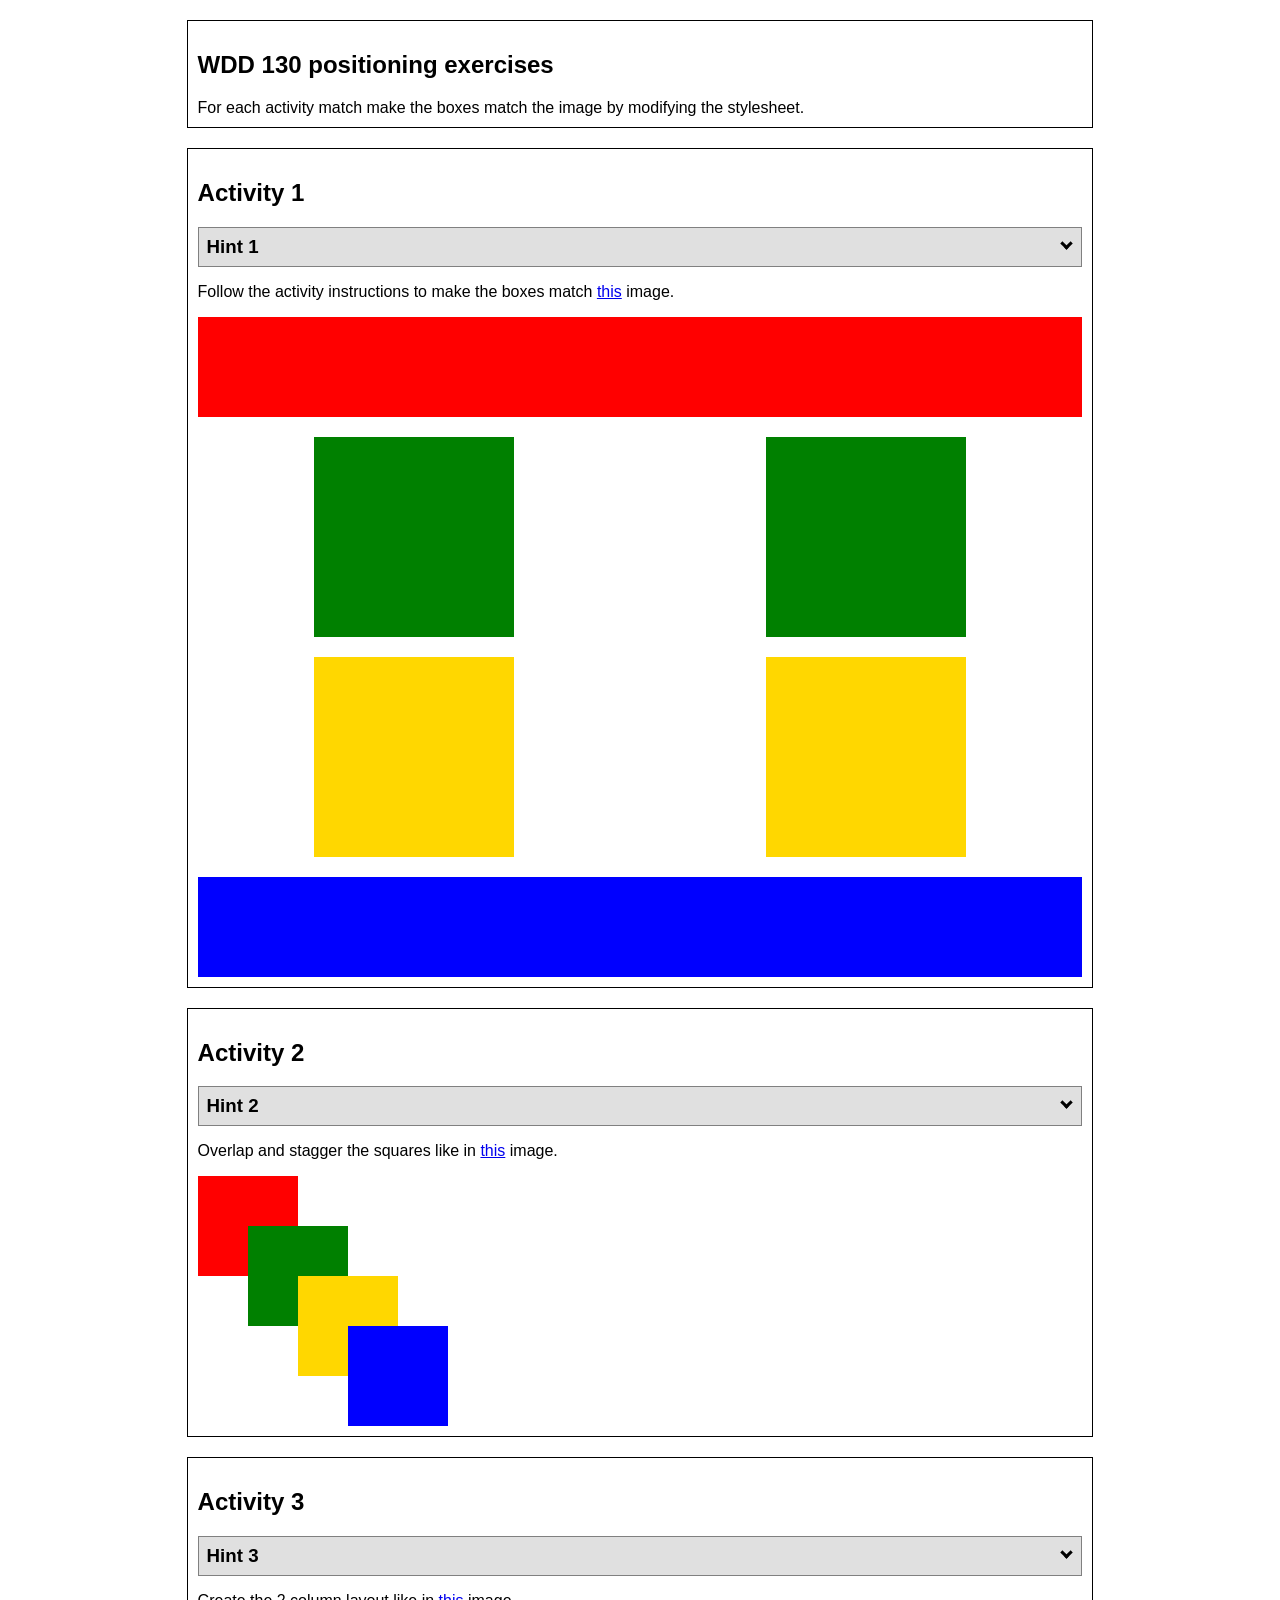
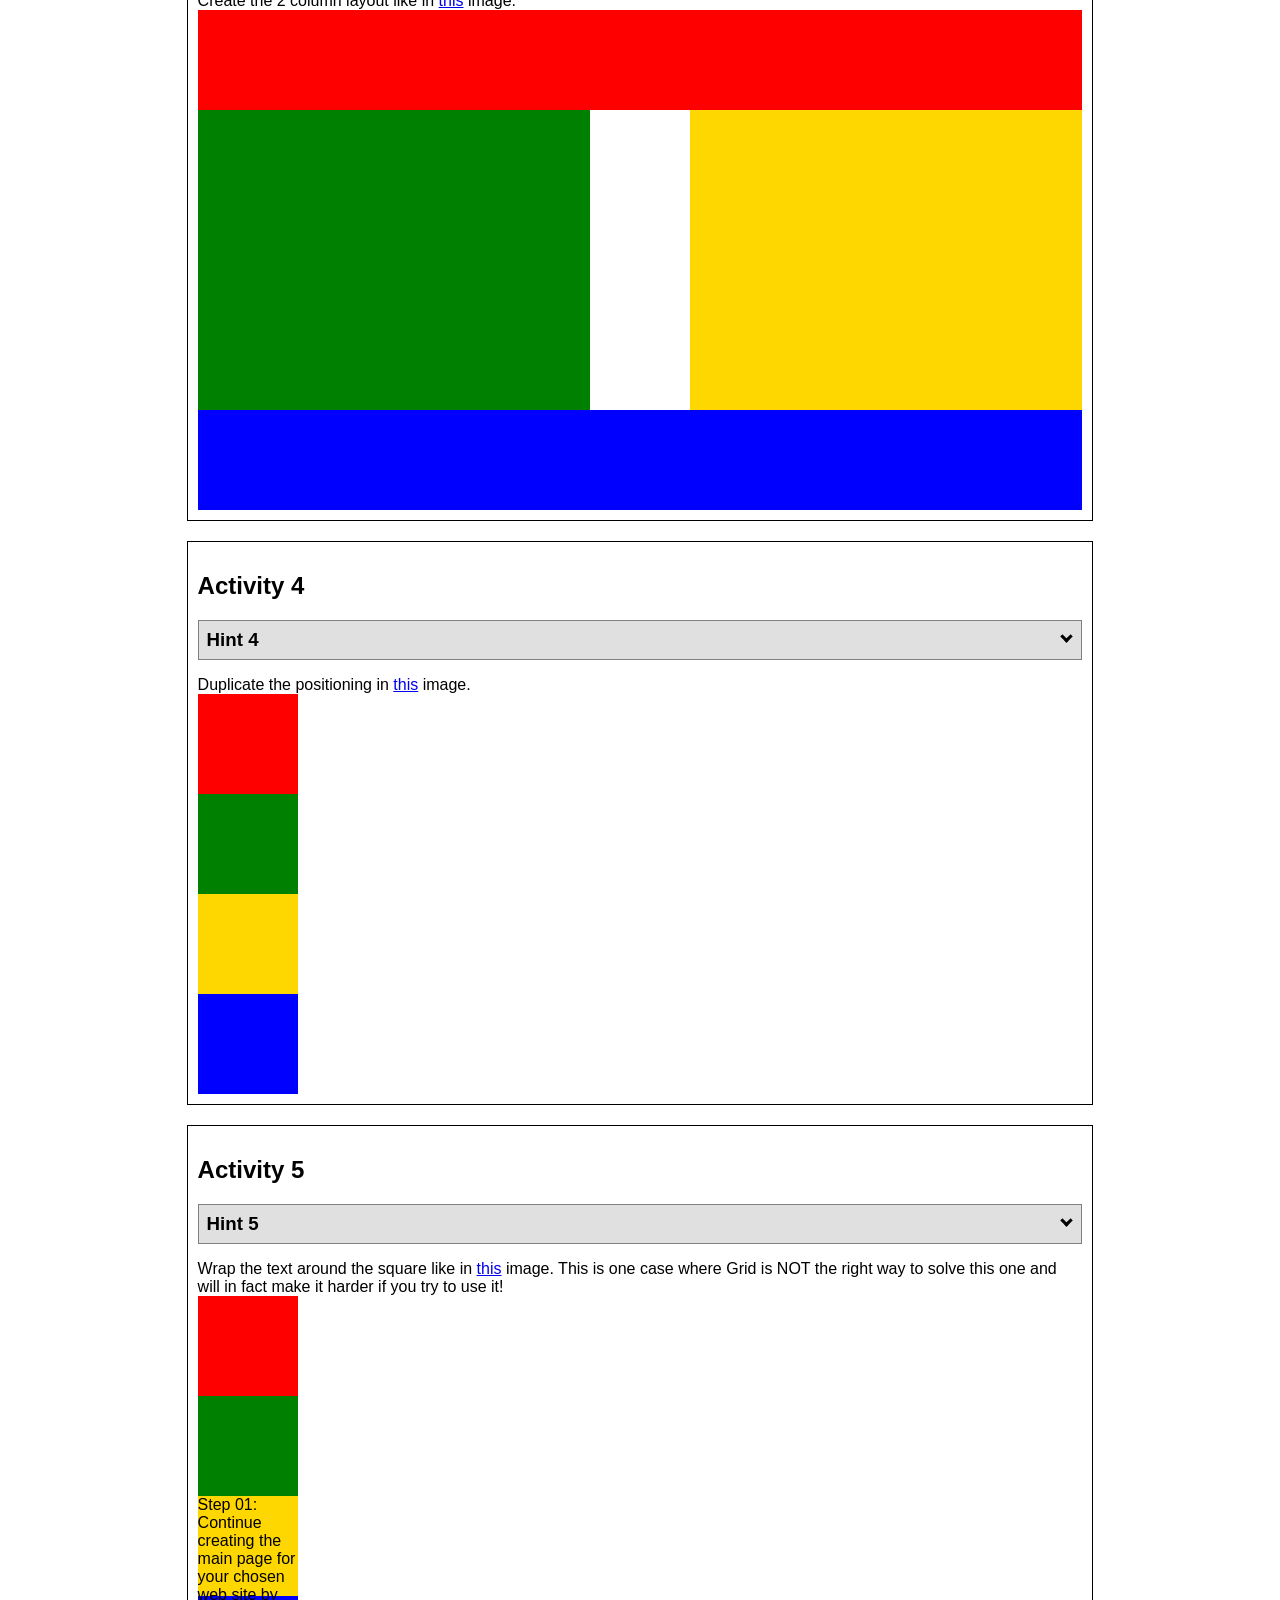
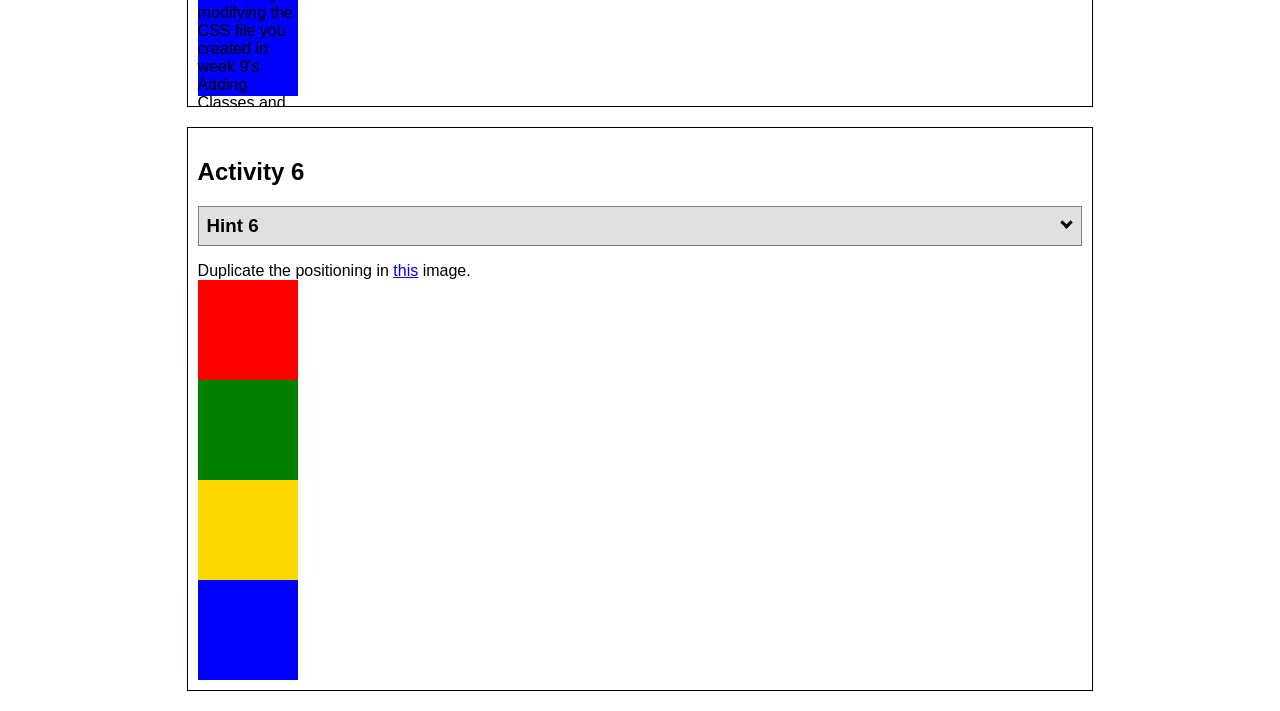
<file: ice/positioning/positioning.html>
<!DOCTYPE html>
<html lang="en">
  <head>
    <!-- HTML - Name: positioning.html -->
    <title>Positioning Activity</title>
    <link rel="stylesheet" type="text/css" href="positionstyles.css" />
  </head>
  <body>
    <div class="activity">
      <h2>WDD 130 positioning exercises</h2>
      For each activity match make the boxes match the image by modifying the stylesheet.</div>
    <div class="activity">
      <h2>Activity 1</h2>
      <section class="hint"><input type="checkbox" ><i></i> <h3>Hint 1</h3><div><p>Use the activity instructions for the firt activity</a></p></div></section>
      <p>Follow the activity instructions to make the boxes match  <a href="images/example1.png" target="_blank">this</a> image.</p>
      <div class="content1" >
        <div class="red1" ></div>
        <div class="green1" ></div>
        <div class="green1" ></div>
        <div class="yellow1"></div>
        <div class="yellow1"></div>
        <div class="blue1"></div>
      </div>
    </div>
    <div class="activity">
      <h2>Activity 2</h2>
      <section class="hint"><input type="checkbox" > <h3>Hint 2</h3><i></i><div>
      <ul>
      <li>grid-template-columns: 50px 50px 50px 50px 50px </li></ul></div></section>
      <p>Overlap and stagger the squares like in <a href="images/example2.png" target="_blank">this</a> image.</p>
      <div class="content2" >
        <div class="red2" ></div>
        <div class="green2" ></div>
        <div class="yellow2"></div>
        <div class="blue2"></div>
      </div>
    </div>
    <div class="activity">
      <h2>Activity 3</h2>
      <section class="hint"><input type="checkbox" > <h3>Hint 3</h3><i></i><div><p>This one is going to be best solved with CSS Grid. Remember to make the boxes the right width first...then start moving them around. </p><h4>Properties used:</h4><ul><li>display:grid;</li><li>grid-template-columns:</li><li>grid-column-gap:</li>
        <li>grid-column:</li>  </ul></div></section>
      Create the 2 column layout like in <a href="images/example3.png" target="_blank">this</a>  image.
      <div class="content3" >
        <div class="red3" ></div>
        <div class="green3" ></div>
        <div class="yellow3"></div>
        <div class="blue3"></div>
      </div>
    </div>
    <div class="activity">
      <h2>Activity 4</h2>
      <section class="hint"><input type="checkbox" > <h3>Hint 4</h3><i></i><div><p>For the others we have been primarily concerned with width. For this one you will need to adjust height as well. </p><h4>Properties used:</h4><ul><li>display:grid;</li><li>grid-template-columns:</li><li>grid-row:</li></ul></div></section>
      Duplicate the positioning in <a href="images/example4.png" target="_blank">this</a> image. 
      <div class="content4" >
        <div class="red4" ></div>
        <div class="green4" ></div>
        <div class="yellow4"></div>
        <div class="blue4"></div>
      </div>
    </div>

    <div class="activity">
      <h2>Activity 5</h2>
      <section class="hint"><input type="checkbox" > <h3>Hint 5</h3><i></i><div><p>Grid is <strong>not</strong> the right way to do this.  In fact there is only one way to really do that...and that is with float. Remember that we float the thing we want the text to wrap around.  Also remember to start by making all the shapes the right size and shape.</p><h4>Properties used:</h4><ul><li>float: left;</li></ul></div></section>
      Wrap the text around the square like in <a href="images/example5.png" target="_blank">this</a> image. This is one case where Grid is NOT the right way to solve this one and will in fact make it harder if you try to use it!
      <div class="content5" >
        <div class="red5" ></div>
        <div class="green5" ></div>
        <div class="yellow5">Step 01: Continue creating the main page for your chosen web site by modifying the CSS file you created in week 9's Adding Classes and IDs to Your Website assignment. This week, you will position all of the content on your main page using the CSS positioning techniques taught in KhanAcademy. When you are done, your webpage layout should reflect what you outlined in the wireframe you designed in the assignment Your Own Site Diagram and Wireframe in week 3. <br />
          If you have changed your mind on how you want the content of your main page laid out, take an opportunity to update your wireframe before completing this assignment (it is much easier to experiment with different layouts in a wireframe than it is to do so by modifying the CSS). Also, if you find that you are having trouble with using CSS positioning, feel free to review the concepts at the learn layout site: http://learnlayout.com/. You should be able to apply these principles to your site. For futher help, refer back to the Max Design site used in the beginning of the course for an example of how to implement your site design.</div>
        <div class="blue5"></div>
      </div>
    </div>
    <div class="activity">
      <h2>Activity 6</h2>
      <section class="hint"><input type="checkbox" > <h3>Hint 6</h3><i></i><div><p>This one is all about visualizing the grid behind the layout. If you are having a hard time doing that first: all the sizes are even multiples of 100, and second here is another example with the lines drawn: <a href="images/example6-hint.png" target="_blank">example 6 with lines</a>. For this one you will find it easiest if you use px for the column width. You can also use <kbd>z-index</kbd> to control the element layering.    </p><h4>Properties used:</h4><ul><li>display:grid;</li><li>grid-template-columns:</li><li>grid-column:</li><li>grid-row:</li><li><a href="https://www.w3schools.com/cssref/pr_pos_z-index.asp" target="_blank">z-index:</a></li></ul></div></section>
      Duplicate the positioning in <a href="images/example6.png" target="_blank">this</a> image.
      <div class="content6" >
        <div class="red6" ></div>
        <div class="green6" ></div>
        <div class="yellow6"></div>
        <div class="blue6"></div>
      </div>
    </div>
  </body>
</html>
</file>
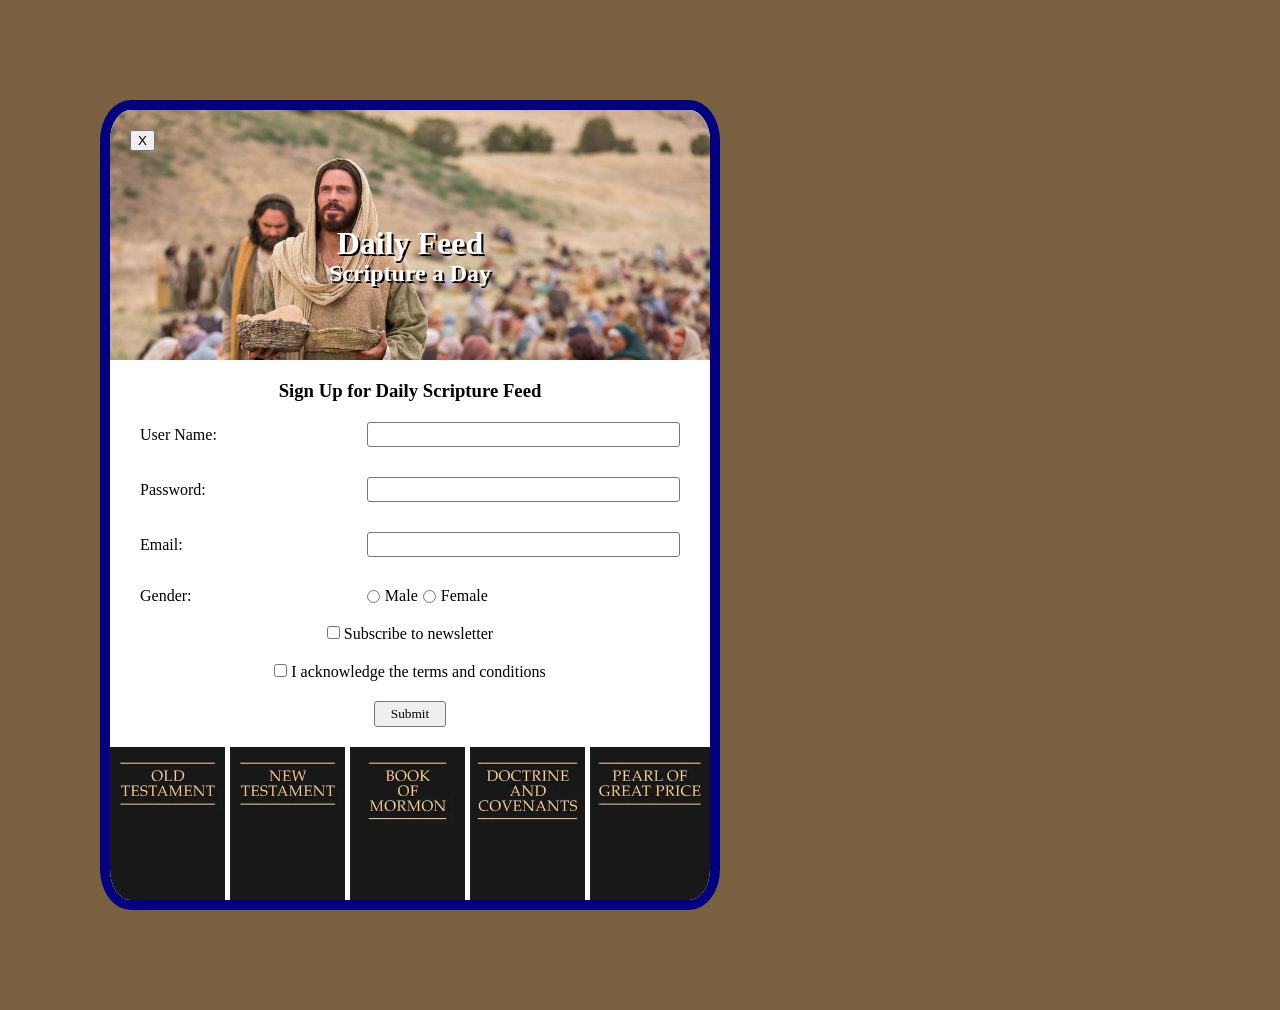
<file: ice/signup/signup.html>
<!DOCTYPE html>
<html lang="en">

<head>
    <meta charset="UTF-8">
    <meta name="viewport" content="width=device-width, initial-scale=1.0">
    <title>Daily Feed Sign Up</title>

    <style>
        * {
            margin: 0;
        }

        body {
            background: rgb(120, 96, 64);
            justify-self: center;
        }

        #formContainer{
            background: white;
            border: 10px solid navy;
            border-radius: 5%;
            height: 790px;
            max-height: 790px;
            width: 600px;
            max-width: 600px;
            margin: 100px;
            overflow: hidden;
        }

        #topper{
            height: 250px;
            position: relative;
            overflow: hidden;
        }

        #topper h1, #topper h2{
            color: white;
            text-shadow: 2px 2px 0px black;
            position: absolute;
            width: 100%;
            left: 0;
            margin: 0;
            text-align: center;
        }

        #topper h1{
            top: 115px;
        }

        #topper h2{
            top: 150px;
        }

        #topper img{
            max-width:100%;
        }

        #closeBtn{
            position:absolute;
            top: 20px;
            left: 20px;
        }

        h3{
            text-align: center;
            margin-top: 20px;
            margin-bottom: 20px;
        }

        .formGrid{
            display: grid;
            grid-template-columns: max-content 1fr;
            column-gap: 150px;
            row-gap: 30px;
            align-items: center;
            width: 90%;
            margin: 0 auto 20px auto;
        }

        .formGrid input[type="text"], .formGrid input[type="password"], .formGrid input[type="email"]{
            width: 100%;
            box-sizing: border-box;
            padding: 4px 6px;
            border: 1px solid #777;
            border-radius: 3px;
        }

        .formGrid > div{
            display: flex;
            gap: 5px;
            align-items: center;
        }

        #letterbox{
            margin-bottom: 20px;
            text-align: center;
        }

        #termsandconditions{
            margin-bottom: 20px;
            text-align: center;
        }

        #button{
            text-align: center;
            margin-bottom: 20px;
        }

        #button button{
            padding: 4px 16px;
            border: 1px solid #777;
            border-radius: 3px;
            background-color: #efefef;
            cursor: pointer;
            font-family: inherit;
        }

        #scriptures{
            display: grid;
            grid-template-columns: repeat(5, 1fr);
            width: 100%;
            height: 100px;
        }

        #scriptures img{
            width: 100%;
            height: 100%;
            object-fit: cover;
            display: block;
            border-right: 5px solid white;
            box-sizing: border-box;
        }

        #scriptures img:last-child{
            border-right: none;
        }

    </style>




</head>

<body>
    <div id="formContainer">
        <div id="topper">
            <button type="button" id="closeBtn">X</button>
            <h1>Daily Feed</h1>
            <h2>Scripture a Day</h2>
            <img src="images/jesus_feeds_5000.jpeg" alt="jesus_feeds_5000">
        </div>
        <h3>Sign Up for Daily Scripture Feed</h3>
        <form id="myForm">

            <div class = "formGrid">
                <label for="username">User Name:</label>
                <input type="text" id="username" name="username" required>

                <label for="password">Password:</label>
                <input type="password" id="password" name="password" required>

                <label for="email">Email:</label>
                <input type="email" id="email" name="email" required>

                <label>Gender:</label>
                <div>
                    <input type="radio" id="male" name="gender" value="male" required>
                    <label for="male">Male</label>
                    <input type="radio" id="female" name="gender" value="female" required>
                    <label for="female">Female</label>
                </div>
            </div>

            <section id="letterbox">
                <input type="checkbox" id="newsletter" name="newsletter">
                <label for="newsletter">Subscribe to newsletter</label>
            </section>

            <section id="termsandconditions">
                <input type="checkbox" id="conditions" name="conditions" required>
                <label for="conditions">I acknowledge the terms and conditions</label>
            </section>

            <section id="button">
                <button type="submit">Submit</button>
            </section>

            <div id="scriptures">
                <img src="images/old_testament.webp" alt="old testament">
                <img src="images/new_testament.webp" alt="old testament">
                <img src="images/book_of_mormon.webp" alt="old testament">
                <img src="images/doctrine_and_covenants.webp" alt="old testament">
                <img src="images/pearl_of_great_price.webp" alt="old testament">
            </div>
        </form>
    </div>

    <div id="output"></div>

    <script>
        // Here is some Javascript to start looking forward to wdd131
        document.getElementById("closeBtn").addEventListener("click", function () {
            document.getElementById("formContainer").style.display = "none";
         });
        const form = document.getElementById('myForm');
        const output = document.getElementById('output');

        form.addEventListener('submit', function (event) {
            event.preventDefault(); // Stop form from actually submitting

            const formData = new FormData(form);
            const entries = [];

            for (const [key, value] of formData.entries()) {
                if (key == "password") {
                    entries.push(`<strong>${key}</strong>: ${value} (you should probably encrypt the password)`);
                } else {
                    entries.push(`<strong>${key}</strong>: ${value}`);
                }
            }

            output.innerHTML = `
            <br>  
            <h3>Here is the data that would be sent to the server:</h3>
            <ul>
                ${entries.map(item => `<li>${item}</li>`).join('')}
            </ul>
            `;
                });
    </script>

</body>

</html>
</file>
<file: styles/style.css>
body{
    margin: 0;
    padding: 0;
    background: #F3E9D0;
    max-width: 1920px;
    font-family: Arial, Helvetica, sans-serif;
}

h1, h2{
    font-family: 'Raleway', sans-serif;
}

nav a, header a{
    font-family: 'Raleway', sans-serif;
    font-weight: 600;
}

#header{
    width: 100%;
    height: 80px;
    background: #1B2F47;
}

#header ul {
  display: grid;
  grid-template-columns: 1fr 1fr auto 1fr 1fr;
  grid-template-rows: 80px;
  align-items: center;
  justify-items: center;
  height: 80px;
  max-width: 1920px;
  margin: 0 auto;
  padding: 0;
  list-style: none;
}

#header li:has(img){
    align-self: flex-start;
}

#header li img{
    max-width: 100px;
    max-height: auto;
    display: block;
}

#header a {
  display: flex;
  align-items: center;
  justify-content: center;
  width: 100px;
  height: 30px;
  background-color: #ffffff;
  color: #000000;
  text-decoration: none;
  font-weight: bold;
  border: 3px solid #000000;
  padding: 5px 10px 5px 10px;
  font-size: 15px;
  text-align: center;
}

#hero{
    position: relative;
    width: fit-content;
    margin: 75px auto 30px auto;
}

#hero img{
    display: block;
    max-width: 900px;
    width: 100%;
    height: auto;
    border: 5px solid black;
    box-sizing: border-box;
}

#hero h1{
    position: absolute;
    top: 24px;
    left: 50%;
    transform: translateX(-50%);
    background-color: white;
    color: black;
    border: 3px solid black;
    padding: 6px 36px;
    margin: 0;
    font-size: 1.75rem;
    white-space: nowrap;
    z-index: 2;
    font-family: 'Raleway', sans-serif;
    font-weight: 700;
}

#middle-text{
    text-align: center;
}

#middle-text p{
    text-align: left;
    max-width: 80%;
    margin: 0 auto;
}

#bottom{
    max-width: 900px;
    margin: 50px auto;
    text-align: center;
}

#bottom h2{
    font-size: 1.75rem;
    margin-bottom: 24px;
}

#bottom-content{
    display: grid;
    grid-template-columns: 1fr 1fr;
    gap: 100px;
    align-items: start;
    text-align: left;
}

#bottom-content table{
    width: 100%;
    border-collapse: collapse;
    background-color: #f7f7f7;
}

#bottom-content th, #bottom-content td{
    border: 1px solid black;
    padding: 10px 14px;
    text-align: left;
}

#bottom-content th{
    background-color: #eae6d9;
    font-weight: bold;
}

#bottom-content ul{
    margin: 0;
    padding-left: 20px;
    line-height: 1.6;
}

#bottom-content l1{
    margin-bottom: 8px;
}

#footer{
    width: 100%;
    background-color: #1B2F47;
    margin-top: 60px;
}

#footer footer{
    display: grid;
    grid-template-columns: 1fr auto 1fr;
    align-items: end;
    padding: 30px 32px 20px 32px;
    box-sizing: border-box;
    color: white;
}

#footer footer > p:first-of-type{
    margin: 0;
    font-size: 0.85rem;
    justify-self: start;
}

#footer form{
    display: flex;
    flex-direction: column;
    align-items: center;
    gap: 8px;
    justify-self: center;
}

#footer form label{
    font-weight: bold;
    font-size: 1.15rem;
    font-family: 'Raleway', sans-serif;
    font-weight: 700;
}

#footer form input[type='email']{
    padding: 6px 10px;
    width: 220px;
    border: 1px solid white;
    border-radius: 2px;
    background-color: white;
    color: black;
    box-sizing: border-box;
}

#footer form button{
    padding: 4px 16px;
    background-color: white;
    color: black;
    border: 1px solid black;
    cursor: pointer;
}

#footer footer > p:last-of-type{
    margin: 0px;
    font-size: 0.85rem;
    justify-self: end;
}

#footer footer a{
    color: white;
    text-decoration: underline;
}

.ice-body{
    display: grid;
    grid-template-columns: 1fr 1fr;
    text-align: center;
    margin-top: 5px;
    row-gap: 25px;
    column-gap: 100px;
    margin-left: 100px;
    margin-right: 100px;
}

#ice-h1{
    text-align: center;
    margin-top: 50px;
}

.ice-body a{
    color: #1B2F47;
}
</file>
<file: wwr/styles/style.css>
@import url('https://fonts.googleapis.com/css2?family=Albert+Sans:ital,wght@0,100..900;1,100..900&family=EB+Garamond:ital,wght@0,400..800;1,400..800&display=swap');

#content{
    max-width: 1600px;
    margin: 0 auto;
}

nav a{
    text-align: center;
    color: #F0FAF6;
    text-decoration: none;
    padding: 35px;
}

nav a:hover{
    background-color: #E4B44C;
    color: black;
}

nav{
    display: flex;
    justify-content: space-around;
}

.button-box{
    text-align: center;
}

main section{
    text-align: center;
}

main section img{
    box-sizing: border-box;
}

#background{
    height: 725px;
}

body{
    background: #053329;
    font-family: "EB Garamond", Georgia, serif;
    font-size: 22px;
    margin: 0;
    padding: 0;
}

header{
    background-color: #053329;
    display: grid;
    grid-template-columns: 150px auto;
}

.book, .join{
    background-color: #053329;
    color: #F0FAF6;
    text-decoration: none;
    font-size: 18px;
    padding: 15px 30px;
    margin-top: 50px;
    border-radius: 5px;
}

.book:hover, .join:hover{
    background-color: #E4B44C;
    color: black;
}

#background{
    background-color: #F0FAF6;
    grid-column: 1/11;
    grid-row: 4/9;
}

footer{
    background-color: #F0FAF6;
    color: black;
    padding: 25px 50px;
    margin-top: 200px;
    display: flex;
    justify-content: space-around;
    align-items: center;
}

footer a{
    color: black;
    text-decoration: none;
}

footer a:hover{
    color: black;
}

footer p{
    font-size: 1.2em;
}

footer p a:hover{
    text-decoration: underline;
}

footer .social img{
    padding-top: 15px;
}

.home-title{
    color: #F0FAF6;
    font-family: "Albert Sans", sans-serif;
    font-size: 2em;
    margin-top: 10px;
}

.home-grid{
    display: grid;
    grid-template-columns: repeat(10, 1fr);
}

h4{
    color: #F0FAF6;
    font-family: "Albert Sans", sans-serif;
}

h2{
    color: #F0FAF6;
    font-family: "Albert Sans", sans-serif;
    margin: 0;
}

.msg{
    background-color: #F0FAF6;
    line-height: 1.5em;
    padding: 35px;
    grid-column: 6/10;
    grid-row: 6/7;
    box-shadow: 5px 5px 10px #6f7364;
}

.msg h2{
    color: black;
    font-family: "Albert Sans", sans-serif;
}

.msg p{
    color: black;
    font-size: .8em;
    padding-bottom: 15px;
}

#hero{
    display: grid;
    grid-template-columns: 1fr 3fr 1fr;
    margin-top: -100px;
}

#hero-msg h1, #hero-msg h4{
    text-align: center;
}

#hero-msg h4{
    color: #F0FAF6;
}

#hero-msg{
    grid-column: 2/3;
    grid-row: 1/2;
    margin-top: 100px;
}

#hero-img{
    width: 100%;
}

#hero-box{
    grid-column: 1/4;
    grid-row: 1/3;
    z-index: -1;
}

.icon{
    width: 80px;
    padding-top: 10px;
}

#logo_link{
    padding-top: 5px;
    justify-self: center;
    align-self: center;
}

.logo{
    width: 100px;
    max-width: 100px;
}

.rivers-card, .camping-card, .rapids-card{
    margin: 200px 0;
}

.rivers-card{
    grid-column: 2/4;
    grid-row: 2/3;
}

.camping-card{
    grid-column: 5/7;
    grid-row: 2/3;
}

.rapids-card{
    grid-column: 8/10;
    grid-row: 2/3;
}

.card-img{
    border: 10px solid black;
    transition: transform .5s;
    box-shadow: 5px 5px 10px #6f7364;
}

.card-img:hover{
    opacity: .6;
    transform: scale(1.1);
}

.mountains{
    grid-column: 2/7;
    grid-row: 5/8;
    box-shadow: 5px 5px 10px #6f7364;
}

.card-img, .mountains{
    width: 100%;
}

header{
    display: grid;
    grid-template-columns: 150px auto;
}


@media screen and (max-width: 900px) {
    #hero, .home-grid {
        display: block;
        height: auto;
    }
    nav, footer {
        flex-direction: column;
    }
    nav a {
        display: block;
        padding: 15px;
    }
    #hero {
        margin-top: 0;
    }
    #hero-msg {
        margin-top: 0;
    }
    #hero-msg h4 {
        display: none;
    }
    #hero-msg h1 {
        color: #6f7364;
    }
    .home-title {
        font-size: 25px;
    }
    .rivers-card, .camping-card, .rapids-card { 
        margin: 50px auto;
        width: 60%;
    }
    #background {
        display: none;
    }
    .mountains, .msg {
        width: 80%;
        display: block;
        margin: 0 auto;
    }
    footer {
        margin-top: 25px;
    }
}
</file>
<file: ice/halloween/styles/styles.css>
/* Add your CSS here to style your halloween page */
header{
    background-color: orange;
    width: 100%;
    padding: 30px;
    max-width: 1000px;
    margin: 0 auto;
}

ul{
    text-align: center;
    padding: 0;
    margin: 0;
    list-style: none;
    font-size: 20px;
}

li{
    display: inline-block;
    margin: 0 2.5rem;
}

main{
    max-width: 70%;
    margin: 0 auto;
    display: flex;
    flex-direction: column;
    align-items: center;
}

main h1{
    width: 100%;
    max-width: 700px;
    text-align: center;
    margin: 0,0,0,0;
    font-size: 45px;
}

main h2{
    max-width: 500px;
    padding-top: 10px;
    font-size: 25px;
}

main p{
    font-size: 18px;
    max-width: 800px;
}

main img{
    border: 10px solid orange;
}

footer{
    background-color: orange;
    width: 100%;
    max-width: 1000px;
    margin: 0 auto;
    margin-top: 10px;
    padding: 20px 20px 20px 20px;
}
</file>
<file: ice/prophet_card.css>
body{
    background-color: #FFECD7;
}

#content{
    background-color: #008DB1;
    border: 4px solid #004E63;
    border-radius: 5%;
    max-width: 40%;
    min-width: 30%;
    justify-self: center;
    text-align: center;
    margin-top: 8vh;
    font-family: Helvetica, Arial, sans-serif;
}

#content h1{
    color: #FFFFFE;
}

#content h2{
    color: #91E4FB;
}

#content h2 a{
    color: inherit;
    text-decoration: none;
}

#content img{
    width: 80%;
    height: auto;
    max-height: 10%;
    border: 4px solid white;
}

#content ul{
    color: #FFFFFE;
    width: 200px;
    margin: 0 auto;
}

#content h3{
    color: #FFD783;
    font-family: "Brush Script MT", cursive;
    font-weight: 200;
}
</file>
<file: ice/favorite_devo/styles/styles.css>
body {
  margin: 0;
  height: 100%;
  font-family: Arial, sans-serif;
  background: linear-gradient(to bottom, #d3d3d3, #001f3f);
  background-repeat: no-repeat; /* Just in case */
  background-attachment: fixed;
}

.container {
  text-align: center;
}

.header {
  padding: 20px 0;
}

.header-image {
  background-image: url('../images/icenter.png'); /* Replace with your image */
  background-repeat: no-repeat;
  background-position: center;
  height: 150px;
  display: flex;
  flex-direction: column;
  justify-content: center;
  color: white;

}

.header-image h1 {
  margin: 0;
  line-height: 0.9;
    font-size: 3.5em;
  font-weight: bold;
  text-shadow: 2px 2px 4px rgba(0, 0, 0, 0.7);
  background: #00000055;
}

.content-box {
  background-color: white;
  margin: 30px auto;
  width: 90%;
  max-width: 900px;
  padding: 40px;
  box-shadow: 5px 5px 0px black;
  min-height: 400px;
}

table{
  width: 80%;
  max-width: 700px;
  margin: 0 auto 2.5rem auto;
}

table, th, td{
  justify-content: center;
  border: 2px solid;
  border-collapse: collapse;
}

th, td{
  padding: 5px;
}
</file>
<file: ice/positioning/positionstyles.css>
/* CSS - Name: "positionstyles.css" */
/* Activity 1 styles */
.content1 {
  /* This is the parent of the activity 1 boxes. */
  display: grid;
  grid-template-columns: 1fr 1fr;
  justify-items: center;
  gap: 20px;
}
.red1 { 
  width: 100%; 
  height: 100px; 
  background-color: red;
  grid-column: 1/3; 

} 
.green1 {
  width: 200px; 
  height: 200px; 
  background-color: green; 

} 
.yellow1 {
  width: 200px; 
  height: 200px; 
  background-color: gold; 
} 
.blue1 {
  width: 100%; 
  height: 100px; 
  background-color: blue;
  grid-column: 1/3; 
} 
/* Activity 2 styles */ 
.content2 {
  /* This is the parent of the activity 2 boxes. */
  display: grid;
  grid-template-columns: 50px 50px 50px 50px 50px;
  grid-template-rows: 50px 50px 50px 50px 50px;
}
.red2 {
  width: 100px; 
  height: 100px; 
  background-color: red;
  grid-column: 1/1;
  grid-row: 1/1; 
} 
.green2 { 
  width: 100px; 
  height: 100px; 
  background-color: green;
  grid-column: 2/3;
  grid-row: 2/3;  
} 
.yellow2 {
  width: 100px; 
  height: 100px; 
  background-color: gold;
  grid-column: 3/4;
  grid-row: 3/4;  
} 
.blue2 {
  width: 100px; 
  height: 100px; 
  background-color: blue;
  grid-column: 4/5;
  grid-row: 4/5;  
} 
/* Activity 3 styles */ 
.content3 {
  /* This is the parent of the activity 3 boxes. */
  display: grid;
  grid-template-columns: 1fr 1fr;
  justify-items: center;
  column-gap: 100px;
}
.red3 {
  width: 100%; 
  height: 100px; 
  background-color: red;
  grid-column: 1/3; 
} 
.green3 {
  width: 100%; 
  height: 300px; 
  background-color: green;
} 
.yellow3 {
  width: 100%; 
  height: 300px; 
  background-color: gold;
} 
.blue3 {
  width: 100%;
  height: 100px; 
  background-color: blue;
  grid-column: 1/3; 
} 
/* Activity 4 styles */ 
.content4 {
  /* This is the parent of the activity 4 boxes. */
  height: 400px;
}
.red4 {
  width: 100px; 
  height: 100px; 
  background-color: red; 
} 
.green4 {
  width: 100px; 
  height: 100px; 
  background-color: green; 
} 
.yellow4 {
  width: 100px; 
  height: 100px; 
  background-color: gold; 
} 
.blue4 {
  width: 100px; 
  height: 100px; 
  background-color: blue; 
} 
/* Activity 5 styles */ 
.content5 {
  /* This is the parent of the activity 5 boxes. */
  height: 400px;
}
.red5 { 
  width: 100px; 
  height: 100px; 
  background-color: red; 
} 
.green5 { 
  width: 100px; 
  height: 100px; 
  background-color: green; 

} 
.yellow5 {
  width: 100px; 
  height: 100px; 
  background-color: gold; 

} 
.blue5 {
  width: 100px; 
  height: 100px; 
  background-color: blue; 
} 
/* Activity 6 styles */ 
.content6 {
  /* This is the parent of the activity 6 boxes. */
}
.red6 {
  width: 100px; 
  height: 100px; 
  background-color: red; 
} 
.green6 {
  width: 100px; 
  height: 100px; 
  background-color: green; 
} 
.yellow6 {
  width: 100px; 
  height: 100px; 
  background-color: gold; 
} 
.blue6 {
  width: 100px; 
  height: 100px; 
  background-color: blue; 
} 


/* Do not make any changes below here */
.activity {
  width: 70%; 
  margin: 20px auto; 
  font-family: Arial, sans-serif; 
  border: 1px solid black; 
  padding: 10px; 
  clear:both; 
  overflow: auto;
} 

.hint {
  border: 1px solid grey;
  background: #e0e0e0;
  padding: .5em;
  position: relative;
  margin: 1em 0;
}
.hint h3 {
  margin: 0;
}
.hint:hover {
  background: #d0d0d0;
}
.hint > div {
  display: none;
}

.hint input[type=checkbox] {
  position: absolute;
  width: 100%;
  height: 100%;
  opacity: 0;
  z-index: 1;
  cursor: pointer;
}

.hint input[type=checkbox]:checked ~ div {
  display: block;
}

.hint i {
  position: absolute;
  transform: translate(-6px, 0);
  margin-top: 16px;
  right: 10px;
  top: -3px;
}
.hint i:before, .hint i:after {
  content: "";
  position: absolute;
  background-color: black;
  width: 3px;
  height: 9px;
}
.hint i:before {
  transform: translate(2px, 0) rotate(45deg);
}
.hint i:after {
  transform: translate(-2px, 0) rotate(-45deg);
}

.hint input[type=checkbox]:checked ~ i:before {
  transform: translate(-2px, 0) rotate(45deg);
}
.hint input[type=checkbox]:checked ~ i:after {
  transform: translate(2px, 0) rotate(-45deg);
}
.hint a {
  position: relative;
  z-index: 1;
}
</file>
